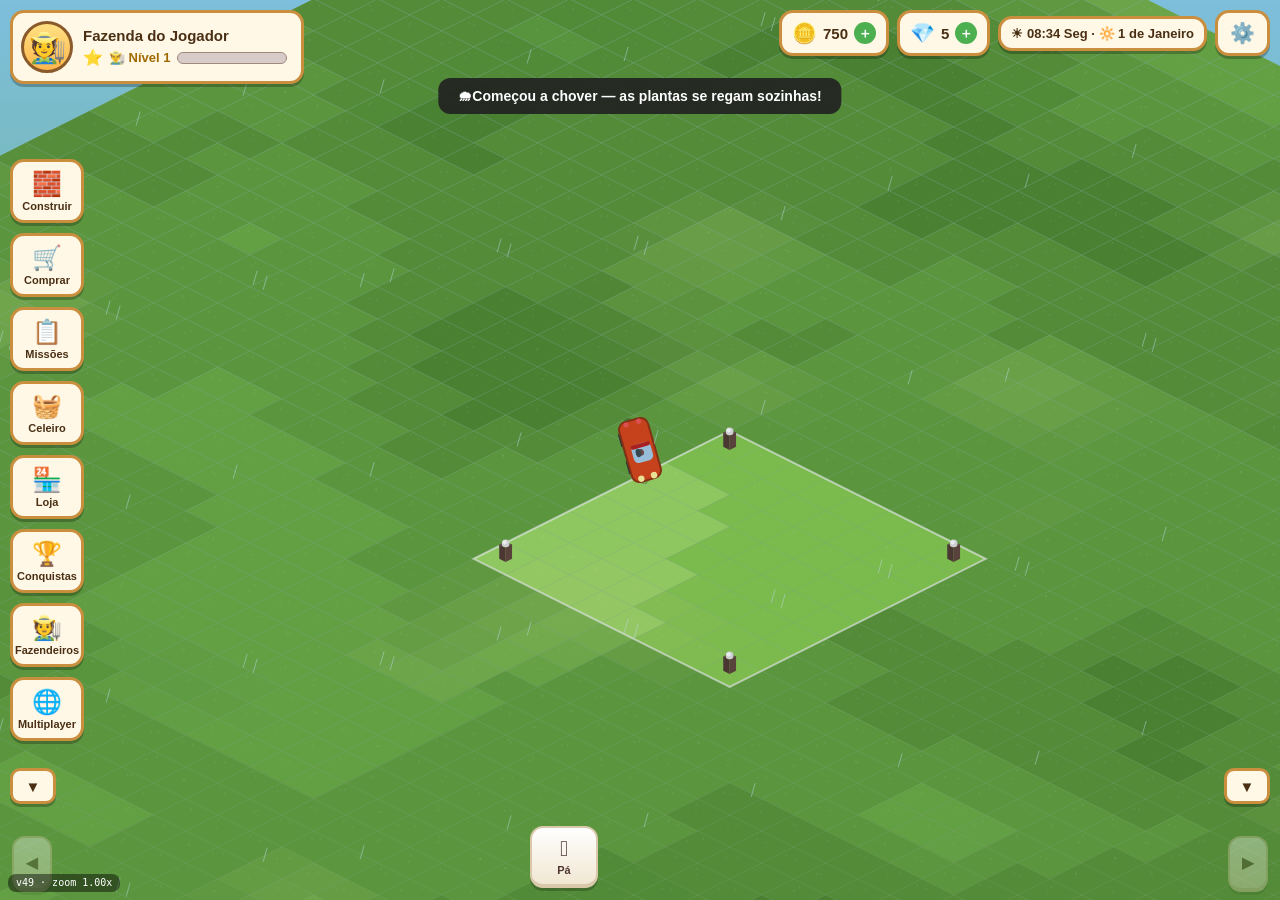
<file: index.html>
<!DOCTYPE html>
<html lang="pt-BR">
<head>
<meta charset="UTF-8">
<meta name="viewport" content="width=device-width, initial-scale=1.0, maximum-scale=1.0, user-scalable=no, viewport-fit=cover">
<title>Fazenda 3D — Simulador Isométrico</title>
<meta name="theme-color" content="#5da03f">
<meta name="mobile-web-app-capable" content="yes">
<meta name="apple-mobile-web-app-capable" content="yes">
<meta name="apple-mobile-web-app-status-bar-style" content="black-translucent">
<link rel="manifest" href="manifest.json">
<link rel="icon" href="icons/icon-192.png">
<link rel="stylesheet" href="css/style.css?v=49">
</head>
<body>
<canvas id="game-canvas"></canvas>

<!-- ================= HUD SUPERIOR ================= -->
<div id="hud-top">
  <div id="profile-card" class="hud-card">
    <div id="avatar">🧑‍🌾</div>
    <div id="profile-info">
      <div id="farm-name">Fazenda do Jogador</div>
      <div id="level-row">
        <span id="level-star">⭐</span>
        <span id="level-text">Nível 1</span>
        <div id="xp-bar"><div id="xp-fill"></div></div>
      </div>
    </div>
  </div>

  <div id="currencies">
    <div class="currency hud-card" id="coins-card">
      <span class="cur-icon">🪙</span>
      <span id="coins-value">0</span>
      <button id="btn-add-coins" title="Loja de moedas">＋</button>
    </div>
    <div class="currency hud-card" id="gems-card">
      <span class="cur-icon">💎</span>
      <span id="gems-value">0</span>
      <button id="btn-add-gems" title="Loja de diamantes">＋</button>
    </div>
    <div id="day-chip" class="hud-card" title="Relógio e calendário">☀️</div>
    <button id="btn-settings" class="hud-card" title="Configurações">⚙️</button>
  </div>
</div>

<!-- ================= MENU LATERAL ================= -->
<div id="visit-banner" class="hidden"><span id="visit-label">👀 Modo visita</span><button id="btn-leave-visit">🏡 Voltar</button></div>
<div id="side-menu">
  <button class="side-btn" id="btn-build"><span class="side-icon">🧱</span><span class="side-label" data-i18n="build.build">Construir</span></button>
  <button class="side-btn" id="btn-buy"><span class="side-icon">🛒</span><span class="side-label" data-i18n="build.buy">Comprar</span></button>
  <button class="side-btn" data-panel="missions"><span class="side-icon">📋</span><span class="side-label" data-i18n="menu.missions">Missões</span></button>
  <button class="side-btn" data-panel="barn"><span class="side-icon">🧺</span><span class="side-label" data-i18n="menu.barn">Celeiro</span></button>
  <button class="side-btn" data-panel="shop"><span class="side-icon">🏪</span><span class="side-label" data-i18n="menu.shop">Loja</span></button>
  <button class="side-btn" data-panel="achievements"><span class="side-icon">🏆</span><span class="side-label" data-i18n="menu.achievements">Conquistas</span></button>
  <button class="side-btn" data-panel="farmers"><span class="side-icon">🧑‍🌾</span><span class="side-label" data-i18n="menu.farmers">Fazendeiros</span></button>
  <button class="side-btn" data-panel="multiplayer"><span class="side-icon">🌐</span><span class="side-label" data-i18n="menu.multiplayer">Multiplayer</span></button>
</div>

<!-- ================= BARRA DE CONSTRUÇÃO (INFERIOR) ================= -->
<div id="build-bar">
  <button class="build-btn" id="btn-shovel"><span class="build-icon">🪏</span><span class="build-label" data-i18n="build.shovel">Pá</span></button>
  <button class="build-btn hidden" id="btn-till"><span class="build-icon">⛏️</span><span class="build-label" data-i18n="build.till">Arar</span></button>
  <button class="build-btn hidden" id="btn-plant"><span class="build-icon">🌱</span><span class="build-label" data-i18n="build.plant">Plantar</span></button>
  <button class="build-btn hidden" id="btn-plantall"><span class="build-icon">🌾</span><span class="build-label" data-i18n="build.plantAll">Plantar Tudo</span></button>
  <button class="build-btn hidden" id="btn-fert"><span class="build-icon">💩</span><span class="build-label" data-i18n="build.fert">Fertilizar</span></button>
  <button class="build-btn hidden" id="btn-water"><span class="build-icon">💧</span><span class="build-label" data-i18n="build.water">Regar</span></button>
  <button class="build-btn hidden" id="btn-harvestall"><span class="build-icon">🧺</span><span class="build-label" data-i18n="build.harvestAll">Colher Tudo</span></button>
  <button class="build-btn hidden" id="btn-collectall"><span class="build-icon">🥚</span><span class="build-label" data-i18n="build.collectAll">Recolher</span></button>
  <button class="build-btn hidden" id="btn-pen"><span class="build-icon">🚧</span><span class="build-label" data-i18n="build.pen">Curral</span></button>
  <button class="build-btn hidden" id="btn-plot"><span class="build-icon">🟫</span><span class="build-label" data-i18n="build.plot">Lote</span></button>
  <button class="build-btn hidden" id="btn-dog"><span class="build-icon">🐕</span><span class="build-label" data-i18n="build.dog">Cachorro</span></button>
  <button class="build-btn hidden" id="btn-tractor"><span class="build-icon">🚜</span><span class="build-label" data-i18n="build.tractor">Trator</span></button>
  <button class="build-btn hidden" id="btn-fish"><span class="build-icon">🎣</span><span class="build-label" data-i18n="build.fish">Pescar</span></button>
</div>

<!-- Setas de navegacao da barra de ferramentas (3 visiveis por vez) -->
<button class="bar-arrow" id="bar-arrow-left" aria-label="Ferramentas anteriores">◀</button>
<button class="bar-arrow" id="bar-arrow-right" aria-label="Próximas ferramentas">▶</button>

<!-- Botões de minimizar as colunas de ferramentas -->
<button id="btn-collapse-left" class="collapse-btn" title="Minimizar menus"><span class="collapse-arrow">▼</span></button>
<button id="btn-collapse-right" class="collapse-btn" title="Minimizar ferramentas"><span class="collapse-arrow">▼</span></button>

<!-- Diagnostico: versao + zoom ao vivo -->
<div id="debug-badge">v49</div>

<!-- Barra de sementes (modo plantar) -->
<div id="seed-bar" class="hidden"></div>

<!-- Barra de confirmação flutuante (construir / mover / girar) -->
<div id="confirm-bar" class="hidden">
  <span id="confirm-info"></span>
  <button id="confirm-ok" class="btn-ok">✓ Confirmar</button>
  <button id="confirm-cancel" class="btn-cancel">✕ Cancelar</button>
</div>

<!-- Menu de contexto em volta da construcao selecionada -->
<div id="bctx" style="display:none">
  <button class="bctx-btn" id="bctx-move" title="Mover">&#x1F590;&#xFE0F;</button>
  <button class="bctx-btn" id="bctx-rotate" title="Girar">&#x21BB;</button>
  <button class="bctx-btn" id="bctx-panel" title="Gerenciar">&#x1F4CA;</button>
  <button class="bctx-btn" id="bctx-remove" title="Remover">&#x2716;&#xFE0F;</button>
</div>

<!-- Toast de avisos -->
<div id="toast" class="hidden"></div>

<!-- ================= PAINÉIS MODAIS ================= -->
<div id="modal-overlay" class="hidden">
  <div id="modal">
    <div id="modal-header">
      <span id="modal-title">Título</span>
      <button id="modal-close">✕</button>
    </div>
    <div id="modal-body"></div>
  </div>
</div>

<!-- Diálogo de confirmação (remover etc.) -->
<div id="dialog-overlay" class="hidden">
  <div id="dialog">
    <div id="dialog-text"></div>
    <div id="dialog-buttons">
      <button id="dialog-cancel" class="btn-cancel" data-i18n="dialog.cancel">Cancelar</button>
      <button id="dialog-ok" class="btn-ok" data-i18n="dialog.ok">Confirmar</button>
    </div>
  </div>
</div>

<script src="js/data.js?v=49"></script>
<script src="js/iso.js?v=49"></script>
<script src="js/game.js?v=49"></script>
<script src="js/render.js?v=49"></script>
<script src="js/animals.js?v=49"></script>
<script src="js/farmers.js?v=49"></script>
<script src="js/ui.js?v=49"></script>
<script src="js/multiplayer.js?v=49"></script>
<script src="js/main.js?v=49"></script>
</body>
</html>
</file>
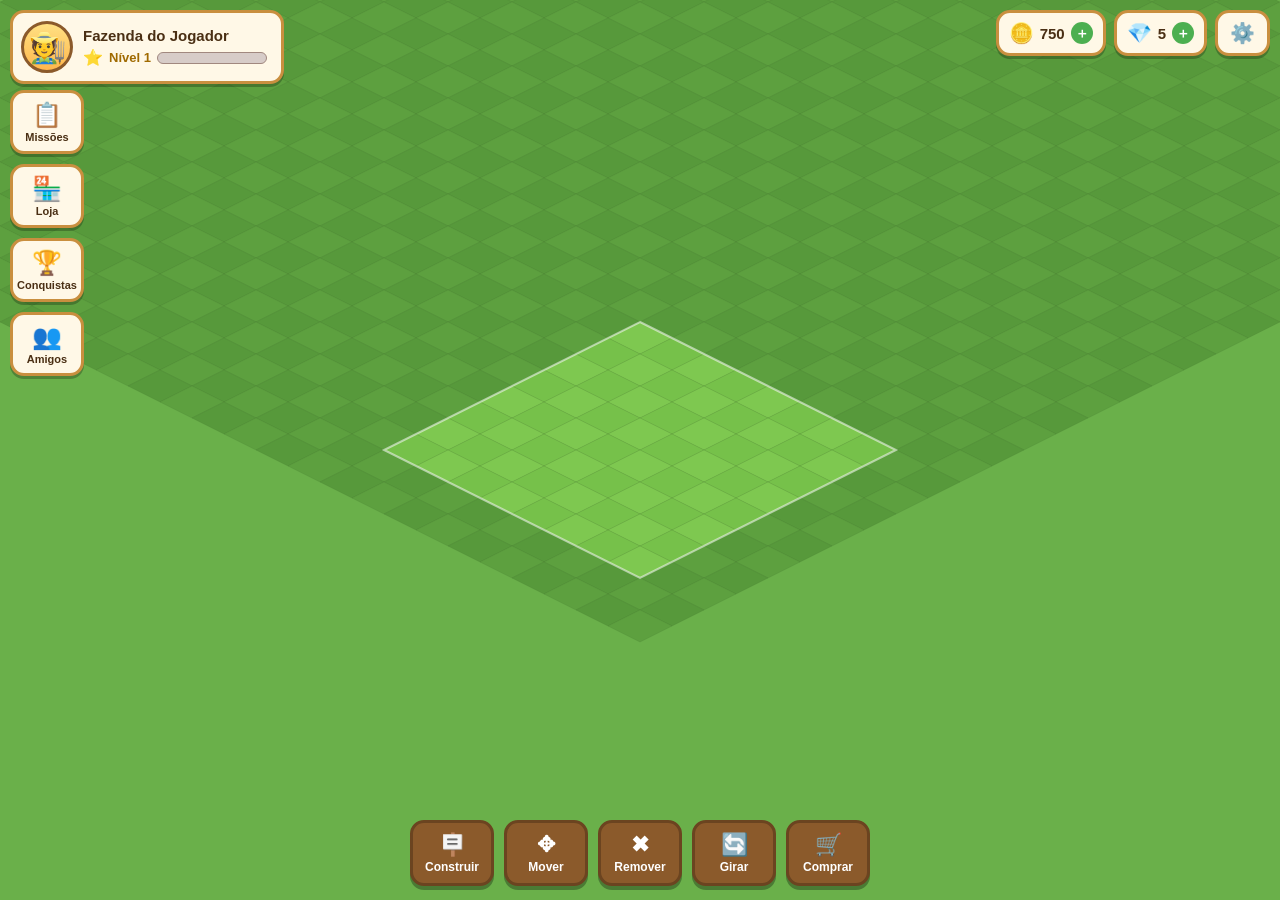
<file: fazenda-3d/fazenda-3d-standalone.html>
<!DOCTYPE html>
<html lang="pt-BR">
<head>
<meta charset="UTF-8">
<meta name="viewport" content="width=device-width, initial-scale=1.0, maximum-scale=1.0, user-scalable=no">
<title>Fazenda 3D — Simulador Isométrico</title>
<style>
/* ================= FAZENDA 3D — ESTILOS ================= */
:root {
  --wood: #8b5a2b;
  --wood-dark: #6b4420;
  --panel: #fff8e7;
  --panel-border: #c98f3f;
  --green: #4caf50;
  --green-dark: #2e7d32;
  --red: #e53935;
  --blue: #2196f3;
  --text: #4a2f14;
  --gold: #ffc107;
}

* { margin: 0; padding: 0; box-sizing: border-box; -webkit-tap-highlight-color: transparent; }

html, body {
  width: 100%; height: 100%;
  overflow: hidden;
  overscroll-behavior: none;
  font-family: 'Trebuchet MS', 'Segoe UI', sans-serif;
  background: #7ec850;
  user-select: none;
}

#game-canvas {
  position: absolute; inset: 0; width: 100%; height: 100%;
  display: block; cursor: grab;
  touch-action: none;
}
#game-canvas.dragging { cursor: grabbing; }
#game-canvas.mode-build, #game-canvas.mode-move { cursor: crosshair; }
#game-canvas.mode-remove { cursor: not-allowed; }
#game-canvas.mode-rotate { cursor: pointer; }

.hidden { display: none !important; }

/* ---------- HUD superior ---------- */
#hud-top {
  position: absolute; top: 10px; left: 10px; right: 10px;
  display: flex; justify-content: space-between; align-items: flex-start;
  pointer-events: none; z-index: 20;
}
#hud-top > * { pointer-events: auto; }

.hud-card {
  background: var(--panel);
  border: 3px solid var(--panel-border);
  border-radius: 14px;
  box-shadow: 0 3px 0 rgba(0,0,0,.25);
  color: var(--text);
}

#profile-card { display: flex; align-items: center; gap: 10px; padding: 8px 14px 8px 8px; }
#avatar {
  width: 52px; height: 52px; border-radius: 50%;
  background: linear-gradient(180deg, #ffe082, #ffb74d);
  border: 3px solid var(--wood);
  display: flex; align-items: center; justify-content: center;
  font-size: 30px;
}
#farm-name { font-weight: bold; font-size: 15px; }
#level-row { display: flex; align-items: center; gap: 6px; margin-top: 4px; }
#level-star { font-size: 16px; }
#level-text { font-size: 13px; font-weight: bold; color: #a06a00; }
#xp-bar {
  width: 110px; height: 12px; background: #d7ccc8;
  border-radius: 6px; overflow: hidden; border: 1px solid #a1887f;
}
#xp-fill { height: 100%; width: 0%; background: linear-gradient(90deg, #66bb6a, #43a047); transition: width .3s; }

#currencies { display: flex; gap: 8px; align-items: center; }
.currency { display: flex; align-items: center; gap: 6px; padding: 8px 10px; font-weight: bold; font-size: 15px; }
.cur-icon { font-size: 20px; }
.currency button {
  width: 22px; height: 22px; border: none; border-radius: 50%;
  background: var(--green); color: #fff; font-weight: bold; cursor: pointer;
  font-size: 14px; line-height: 1;
}
.currency button:hover { background: var(--green-dark); }
#btn-settings { padding: 8px 12px; font-size: 20px; cursor: pointer; }

/* ---------- Menu lateral ---------- */
#side-menu {
  position: absolute; left: 10px; top: 90px;
  display: flex; flex-direction: column; gap: 10px; z-index: 15;
}
.side-btn {
  display: flex; flex-direction: column; align-items: center; gap: 2px;
  width: 74px; padding: 8px 4px;
  background: var(--panel);
  border: 3px solid var(--panel-border); border-radius: 14px;
  box-shadow: 0 3px 0 rgba(0,0,0,.25);
  color: var(--text); font-weight: bold; font-size: 11px;
  cursor: pointer;
}
.side-btn:hover { transform: translateX(2px); }
.side-btn.active { background: #ffe0b2; border-color: var(--wood); }
.side-icon { font-size: 24px; }

/* ---------- Barra de construção ---------- */
#build-bar {
  position: absolute; bottom: 14px; left: 50%; transform: translateX(-50%);
  display: flex; gap: 10px; z-index: 15;
}
.build-btn {
  display: flex; flex-direction: column; align-items: center; gap: 2px;
  width: 84px; padding: 9px 4px;
  background: var(--wood); color: #fff;
  border: 3px solid var(--wood-dark); border-radius: 14px;
  box-shadow: 0 4px 0 rgba(0,0,0,.3);
  font-weight: bold; font-size: 12px; cursor: pointer;
}
.build-btn:hover { filter: brightness(1.1); }
.build-btn.active { background: var(--green); border-color: var(--green-dark); }
.build-icon { font-size: 22px; }

/* ---------- Barra de confirmação ---------- */
#confirm-bar {
  position: absolute; bottom: 110px; left: 50%; transform: translateX(-50%);
  display: flex; align-items: center; gap: 10px;
  background: var(--panel); border: 3px solid var(--panel-border);
  border-radius: 14px; padding: 8px 14px;
  z-index: 18; box-shadow: 0 4px 0 rgba(0,0,0,.3);
  color: var(--text); font-weight: bold;
}
.btn-ok {
  background: var(--green); color: #fff; border: none;
  padding: 8px 16px; border-radius: 10px; font-weight: bold; cursor: pointer; font-size: 14px;
}
.btn-ok:hover { background: var(--green-dark); }
.btn-cancel {
  background: #b0bec5; color: #263238; border: none;
  padding: 8px 16px; border-radius: 10px; font-weight: bold; cursor: pointer; font-size: 14px;
}
.btn-cancel:hover { background: #90a4ae; }

/* ---------- Toast ---------- */
#toast {
  position: absolute; top: 78px; left: 50%; transform: translateX(-50%);
  background: rgba(33,33,33,.9); color: #fff;
  padding: 10px 20px; border-radius: 12px; font-weight: bold; font-size: 14px;
  z-index: 40; pointer-events: none; transition: opacity .3s;
}

/* ---------- Modais ---------- */
#modal-overlay, #dialog-overlay {
  position: absolute; inset: 0; z-index: 50;
  background: rgba(0,0,0,.45);
  display: flex; align-items: center; justify-content: center;
}
#modal {
  width: min(680px, 94vw); max-height: 82vh;
  background: var(--panel); border: 4px solid var(--panel-border);
  border-radius: 18px; display: flex; flex-direction: column;
  box-shadow: 0 8px 0 rgba(0,0,0,.3);
}
#modal-header {
  display: flex; justify-content: space-between; align-items: center;
  padding: 12px 16px; border-bottom: 3px solid var(--panel-border);
}
#modal-title { font-size: 20px; font-weight: bold; color: var(--text); }
#modal-close {
  background: var(--red); color: #fff; border: none;
  width: 30px; height: 30px; border-radius: 50%; cursor: pointer; font-weight: bold;
}
#modal-body { padding: 14px; overflow-y: auto; color: var(--text); }

.shop-tabs { display: flex; gap: 8px; flex-wrap: wrap; margin-bottom: 12px; }
.shop-tab {
  padding: 7px 14px; border-radius: 10px; border: 2px solid var(--panel-border);
  background: #fff; font-weight: bold; cursor: pointer; font-size: 13px;
}
.shop-tab.active { background: var(--wood); color: #fff; }

.shop-grid { display: grid; grid-template-columns: repeat(auto-fill, minmax(190px, 1fr)); gap: 10px; }
.shop-item {
  background: #fff; border: 2px solid var(--panel-border); border-radius: 12px;
  padding: 10px; display: flex; flex-direction: column; gap: 6px; align-items: center;
}
.shop-item-icon { font-size: 34px; }
.shop-item-name { font-weight: bold; font-size: 14px; }
.shop-item-size { font-size: 11px; color: #795548; }
.shop-item-price { font-weight: bold; color: #a06a00; }
.shop-item-locked { font-size: 11px; color: var(--red); font-weight: bold; }
.shop-buy-btn {
  background: var(--green); color: #fff; border: none; border-radius: 8px;
  padding: 7px 16px; font-weight: bold; cursor: pointer; font-size: 13px;
}
.shop-buy-btn:disabled { background: #b0bec5; cursor: not-allowed; }
.shop-buy-btn:not(:disabled):hover { background: var(--green-dark); }

.mission-item, .achievement-item {
  background: #fff; border: 2px solid var(--panel-border); border-radius: 12px;
  padding: 10px 14px; margin-bottom: 8px; display: flex; justify-content: space-between; align-items: center; gap: 10px;
}
.mission-info, .achievement-info { flex: 1; }
.mission-title, .achievement-title { font-weight: bold; font-size: 14px; }
.mission-desc, .achievement-desc { font-size: 12px; color: #6d4c41; }
.mission-progress { font-size: 12px; font-weight: bold; color: var(--blue); margin-top: 2px; }
.mission-reward, .achievement-reward { font-size: 13px; font-weight: bold; color: #a06a00; white-space: nowrap; }
.mission-done .mission-title { color: var(--green-dark); }
.achievement-done { border-color: var(--gold); background: #fffde7; }

.settings-row {
  display: flex; justify-content: space-between; align-items: center;
  padding: 10px 4px; border-bottom: 1px solid #e0d5c0; font-weight: bold;
}
.settings-row select, .settings-row input[type=range] { cursor: pointer; }
.settings-btn {
  width: 100%; margin-top: 12px; padding: 10px;
  border: none; border-radius: 10px; font-weight: bold; cursor: pointer; font-size: 14px;
}

.friends-placeholder { text-align: center; padding: 30px 10px; color: #6d4c41; font-size: 14px; }

/* ---------- Diálogo ---------- */
#dialog {
  width: min(400px, 90vw);
  background: var(--panel); border: 4px solid var(--panel-border);
  border-radius: 16px; padding: 20px; text-align: center;
  box-shadow: 0 8px 0 rgba(0,0,0,.3);
}
#dialog-text { color: var(--text); font-weight: bold; font-size: 15px; margin-bottom: 16px; }
#dialog-buttons { display: flex; gap: 10px; justify-content: center; }

/* ---------- Responsivo ---------- */
@media (max-width: 640px) {
  #farm-name { font-size: 12px; }
  #xp-bar { width: 70px; }
  #avatar { width: 42px; height: 42px; font-size: 24px; }
  .side-btn { width: 58px; font-size: 9px; }
  .side-icon { font-size: 19px; }
  .build-btn { width: 62px; font-size: 10px; padding: 7px 2px; }
  .build-icon { font-size: 18px; }
  .currency { font-size: 13px; padding: 6px 8px; }
  #side-menu { top: 78px; }
  #confirm-bar {
    bottom: 96px; max-width: 94vw;
    flex-wrap: wrap; justify-content: center;
    font-size: 13px;
  }
  #modal { max-height: 88vh; }
}

</style>
</head>
<body>
<canvas id="game-canvas"></canvas>

<!-- ================= HUD SUPERIOR ================= -->
<div id="hud-top">
  <div id="profile-card" class="hud-card">
    <div id="avatar">🧑‍🌾</div>
    <div id="profile-info">
      <div id="farm-name">Fazenda do Jogador</div>
      <div id="level-row">
        <span id="level-star">⭐</span>
        <span id="level-text">Nível 1</span>
        <div id="xp-bar"><div id="xp-fill"></div></div>
      </div>
    </div>
  </div>

  <div id="currencies">
    <div class="currency hud-card" id="coins-card">
      <span class="cur-icon">🪙</span>
      <span id="coins-value">0</span>
      <button id="btn-add-coins" title="Loja de moedas">＋</button>
    </div>
    <div class="currency hud-card" id="gems-card">
      <span class="cur-icon">💎</span>
      <span id="gems-value">0</span>
      <button id="btn-add-gems" title="Loja de diamantes">＋</button>
    </div>
    <button id="btn-settings" class="hud-card" title="Configurações">⚙️</button>
  </div>
</div>

<!-- ================= MENU LATERAL ================= -->
<div id="side-menu">
  <button class="side-btn" data-panel="missions"><span class="side-icon">📋</span><span class="side-label" data-i18n="menu.missions">Missões</span></button>
  <button class="side-btn" data-panel="shop"><span class="side-icon">🏪</span><span class="side-label" data-i18n="menu.shop">Loja</span></button>
  <button class="side-btn" data-panel="achievements"><span class="side-icon">🏆</span><span class="side-label" data-i18n="menu.achievements">Conquistas</span></button>
  <button class="side-btn" data-panel="friends"><span class="side-icon">👥</span><span class="side-label" data-i18n="menu.friends">Amigos</span></button>
</div>

<!-- ================= BARRA DE CONSTRUÇÃO (INFERIOR) ================= -->
<div id="build-bar">
  <button class="build-btn" id="btn-build"><span class="build-icon">🪧</span><span class="build-label" data-i18n="build.build">Construir</span></button>
  <button class="build-btn" id="btn-move"><span class="build-icon">✥</span><span class="build-label" data-i18n="build.move">Mover</span></button>
  <button class="build-btn" id="btn-remove"><span class="build-icon">✖</span><span class="build-label" data-i18n="build.remove">Remover</span></button>
  <button class="build-btn" id="btn-rotate"><span class="build-icon">🔄</span><span class="build-label" data-i18n="build.rotate">Girar</span></button>
  <button class="build-btn" id="btn-buy"><span class="build-icon">🛒</span><span class="build-label" data-i18n="build.buy">Comprar</span></button>
</div>

<!-- Barra de confirmação flutuante (construir / mover / girar) -->
<div id="confirm-bar" class="hidden">
  <span id="confirm-info"></span>
  <button id="confirm-ok" class="btn-ok">✓ Confirmar</button>
  <button id="confirm-cancel" class="btn-cancel">✕ Cancelar</button>
</div>

<!-- Toast de avisos -->
<div id="toast" class="hidden"></div>

<!-- ================= PAINÉIS MODAIS ================= -->
<div id="modal-overlay" class="hidden">
  <div id="modal">
    <div id="modal-header">
      <span id="modal-title">Título</span>
      <button id="modal-close">✕</button>
    </div>
    <div id="modal-body"></div>
  </div>
</div>

<!-- Diálogo de confirmação (remover etc.) -->
<div id="dialog-overlay" class="hidden">
  <div id="dialog">
    <div id="dialog-text"></div>
    <div id="dialog-buttons">
      <button id="dialog-cancel" class="btn-cancel" data-i18n="dialog.cancel">Cancelar</button>
      <button id="dialog-ok" class="btn-ok" data-i18n="dialog.ok">Confirmar</button>
    </div>
  </div>
</div>

<script>
/* ================= FAZENDA 3D — DADOS DO JOGO =================
   Catálogo de construções, missões e conquistas.
   Cada construção define: id, nome, ícone, preço, tamanho (w×d em tiles),
   nível necessário, categoria e se pode ser girada. */

const BUILDINGS = {
  house: {
    id: 'house', name: 'Casa Principal', icon: '🏠',
    price: 500, w: 3, d: 3, level: 1, category: 'construcoes',
    desc: 'Centro administrativo da fazenda.',
    refund: 0.5
  },
  barn: {
    id: 'barn', name: 'Celeiro', icon: '🏚️',
    price: 400, w: 3, d: 3, level: 1, category: 'construcoes',
    desc: 'Armazena produtos agrícolas.',
    refund: 0.5
  },
  stable: {
    id: 'stable', name: 'Estábulo', icon: '🐴',
    price: 300, w: 2, d: 2, level: 1, category: 'construcoes',
    desc: 'Abriga vacas e produz leite (fase 2).',
    refund: 0.5
  },
  coop: {
    id: 'coop', name: 'Galinheiro', icon: '🐔',
    price: 250, w: 2, d: 2, level: 1, category: 'construcoes',
    desc: 'Abriga galinhas e produz ovos (fase 2).',
    refund: 0.5
  },
  well: {
    id: 'well', name: 'Poço', icon: '🪣',
    price: 150, w: 1, d: 1, level: 1, category: 'construcoes',
    desc: 'Fornece água para irrigação (fase 2).',
    refund: 0.5
  },
  stall: {
    id: 'stall', name: 'Barraca de Vendas', icon: '🎪',
    price: 200, w: 2, d: 1, level: 1, category: 'construcoes',
    desc: 'Ponto de comercialização de produtos (fase 3).',
    refund: 0.5
  },
  fence: {
    id: 'fence', name: 'Cerca', icon: '🚧',
    price: 10, w: 1, d: 1, level: 1, category: 'cercas',
    desc: 'Delimita áreas e currais.',
    refund: 0.5
  },
  tree: {
    id: 'tree', name: 'Árvore', icon: '🌳',
    price: 50, w: 1, d: 1, level: 1, category: 'arvores',
    desc: 'Decoração natural da fazenda.',
    refund: 0.5
  },
  flowers: {
    id: 'flowers', name: 'Canteiro de Flores', icon: '🌷',
    price: 30, w: 1, d: 1, level: 1, category: 'decoracoes',
    desc: 'Enfeita os caminhos da fazenda.',
    refund: 0.5
  },
  path: {
    id: 'path', name: 'Trilha de Pedra', icon: '🪨',
    price: 15, w: 1, d: 1, level: 1, category: 'decoracoes',
    desc: 'Caminho decorativo de pedras.',
    refund: 0.5
  }
};

const SHOP_CATEGORIES = [
  { id: 'construcoes', name: 'Construções' },
  { id: 'decoracoes', name: 'Decorações' },
  { id: 'cercas', name: 'Cercas' },
  { id: 'arvores', name: 'Árvores' }
];

/* Missões iniciais — progresso rastreado por contadores do jogo. */
const MISSIONS = [
  { id: 'm_house', title: 'Lar doce lar', desc: 'Construa a Casa Principal.',
    stat: 'built_house', target: 1, rewardCoins: 100, rewardXp: 50 },
  { id: 'm_well', title: 'Água na torneira', desc: 'Construa um Poço.',
    stat: 'built_well', target: 1, rewardCoins: 80, rewardXp: 40 },
  { id: 'm_fence', title: 'Cercando o sítio', desc: 'Posicione 10 Cercas.',
    stat: 'built_fence', target: 10, rewardCoins: 120, rewardXp: 60 },
  { id: 'm_tree', title: 'Pegada verde', desc: 'Plante 3 Árvores.',
    stat: 'built_tree', target: 3, rewardCoins: 90, rewardXp: 45 },
  { id: 'm_any', title: 'Em obras', desc: 'Construa 5 estruturas quaisquer.',
    stat: 'built_any', target: 5, rewardCoins: 150, rewardXp: 75 },
  { id: 'm_land', title: 'Território', desc: 'Compre 1 expansão de terreno.',
    stat: 'land_expansions', target: 1, rewardCoins: 200, rewardXp: 100 }
];

/* Conquistas de longo prazo. */
const ACHIEVEMENTS = [
  { id: 'a_first', title: 'Primeira construção', desc: 'Construa sua primeira estrutura.',
    stat: 'built_any', target: 1, rewardCoins: 50 },
  { id: 'a_five', title: 'Constructor', desc: 'Construa 5 estruturas.',
    stat: 'built_any', target: 5, rewardCoins: 150 },
  { id: 'a_ten', title: 'Mestre das obras', desc: 'Construa 10 estruturas.',
    stat: 'built_any', target: 10, rewardCoins: 300 },
  { id: 'a_rich', title: 'Cofrinho cheio', desc: 'Acumule 2.000 moedas.',
    stat: 'peak_coins', target: 2000, rewardCoins: 200 },
  { id: 'a_level5', title: 'Fazendeiro experiente', desc: 'Alcance o nível 5.',
    stat: 'level', target: 5, rewardCoins: 250 },
  { id: 'a_expand', title: 'Expansor', desc: 'Compre 2 expansões de terreno.',
    stat: 'land_expansions', target: 2, rewardCoins: 300 }
];

/* Expansão de terreno: cada compra adiciona um anel de tiles ao redor da área atual. */
const LAND_EXPANSION = {
  basePrice: 250,
  priceGrowth: 1.6,
  maxExpansions: 6
};

/* XP necessário por nível (nível 1 → 100, cresce 50% por nível). */
function xpForLevel(level) {
  return Math.round(100 * Math.pow(1.5, level - 1));
}

</script>
<script>
/* ================= FAZENDA 3D — PROJEÇÃO ISOMÉTRICA E PRIMITIVAS DE DESENHO ================= */

const TILE_W = 64;   // largura do losango em px (zoom 1)
const TILE_H = 32;   // altura do losango em px
const TILE_Z = 28;   // altura de 1 unidade "z" em px

/* Converte coordenadas de grade (podem ser fracionárias) + altura em coords de mundo. */
function projectPoint(gx, gy, gz) {
  return {
    x: (gx - gy) * (TILE_W / 2),
    y: (gx + gy) * (TILE_H / 2) - gz * TILE_Z
  };
}

/* Converte coords de tela (mundo, sem câmera) para grade (inteiro do tile). */
function screenToGrid(wx, wy) {
  const a = wx / (TILE_W / 2);
  const b = wy / (TILE_H / 2);
  const gx = (b + a) / 2;
  const gy = (b - a) / 2;
  return { gx: Math.floor(gx), gy: Math.floor(gy) };
}

/* Aplica câmera: mundo → tela. */
function worldToScreen(cam, wx, wy, canvasW, canvasH) {
  return {
    x: (wx - cam.x) * cam.zoom + canvasW / 2,
    y: (wy - cam.y) * cam.zoom + canvasH / 2
  };
}

/* Tela → mundo (sem câmera). */
function screenToWorld(cam, sx, sy, canvasW, canvasH) {
  return {
    x: (sx - canvasW / 2) / cam.zoom + cam.x,
    y: (sy - canvasH / 2) / cam.zoom + cam.y
  };
}

/* ---------- Primitivas de desenho ---------- */

function shadeColor(hex, factor) {
  const n = parseInt(hex.slice(1), 16);
  let r = (n >> 16) & 255, g = (n >> 8) & 255, b = n & 255;
  r = Math.min(255, Math.max(0, Math.round(r * factor)));
  g = Math.min(255, Math.max(0, Math.round(g * factor)));
  b = Math.min(255, Math.max(0, Math.round(b * factor)));
  return `rgb(${r},${g},${b})`;
}

/* Desenha um prisma isométrico (caixa) na grade, com faces sombreadas. */
function drawPrism(ctx, cam, cw, ch, gx, gy, w, d, h, color, alpha) {
  if (alpha !== undefined) ctx.globalAlpha = alpha;
  const p = [
    projectPoint(gx, gy, 0), projectPoint(gx + w, gy, 0),
    projectPoint(gx + w, gy + d, 0), projectPoint(gx, gy + d, 0),
    projectPoint(gx, gy, h), projectPoint(gx + w, gy, h),
    projectPoint(gx + w, gy + d, h), projectPoint(gx, gy + d, h)
  ].map(pt => worldToScreen(cam, pt.x, pt.y, cw, ch));

  // face esquerda (gy+d)
  ctx.fillStyle = shadeColor(color, 0.72);
  ctx.beginPath();
  ctx.moveTo(p[3].x, p[3].y); ctx.lineTo(p[2].x, p[2].y);
  ctx.lineTo(p[6].x, p[6].y); ctx.lineTo(p[7].x, p[7].y);
  ctx.closePath(); ctx.fill();

  // face direita (gx+w)
  ctx.fillStyle = shadeColor(color, 0.88);
  ctx.beginPath();
  ctx.moveTo(p[2].x, p[2].y); ctx.lineTo(p[1].x, p[1].y);
  ctx.lineTo(p[5].x, p[5].y); ctx.lineTo(p[6].x, p[6].y);
  ctx.closePath(); ctx.fill();

  // topo
  ctx.fillStyle = color;
  ctx.beginPath();
  ctx.moveTo(p[4].x, p[4].y); ctx.lineTo(p[5].x, p[5].y);
  ctx.lineTo(p[6].x, p[6].y); ctx.lineTo(p[7].x, p[7].y);
  ctx.closePath(); ctx.fill();

  // contorno sutil estilo cartoon
  ctx.strokeStyle = 'rgba(0,0,0,0.18)';
  ctx.lineWidth = 1;
  ctx.beginPath();
  ctx.moveTo(p[4].x, p[4].y); ctx.lineTo(p[5].x, p[5].y);
  ctx.lineTo(p[6].x, p[6].y); ctx.lineTo(p[7].x, p[7].y);
  ctx.closePath(); ctx.stroke();

  if (alpha !== undefined) ctx.globalAlpha = 1;
}

/* Telhado de duas águas (cumeeira ao longo do eixo maior). */
function drawGableRoof(ctx, cam, cw, ch, gx, gy, w, d, baseH, ridgeH, color, axis) {
  const top = shadeColor(color, 1.0);
  const sideL = shadeColor(color, 0.7);
  const sideR = shadeColor(color, 0.85);
  const alongX = axis === 'x';

  let corners, ridgeA, ridgeB;
  if (alongX) {
    corners = [
      projectPoint(gx, gy, baseH), projectPoint(gx + w, gy, baseH),
      projectPoint(gx + w, gy + d, baseH), projectPoint(gx, gy + d, baseH)
    ];
    ridgeA = projectPoint(gx, gy + d / 2, baseH + ridgeH);
    ridgeB = projectPoint(gx + w, gy + d / 2, baseH + ridgeH);
  } else {
    corners = [
      projectPoint(gx, gy, baseH), projectPoint(gx + w, gy, baseH),
      projectPoint(gx + w, gy + d, baseH), projectPoint(gx, gy + d, baseH)
    ];
    ridgeA = projectPoint(gx + w / 2, gy, baseH + ridgeH);
    ridgeB = projectPoint(gx + w / 2, gy + d, baseH + ridgeH);
  }
  const c = corners.map(pt => worldToScreen(cam, pt.x, pt.y, cw, ch));
  const ra = worldToScreen(cam, ridgeA.x, ridgeA.y, cw, ch);
  const rb = worldToScreen(cam, ridgeB.x, ridgeB.y, cw, ch);

  // duas águas
  ctx.fillStyle = sideL;
  ctx.beginPath();
  ctx.moveTo(c[0].x, c[0].y); ctx.lineTo(c[1].x, c[1].y);
  ctx.lineTo(rb.x, rb.y); ctx.lineTo(ra.x, ra.y);
  ctx.closePath(); ctx.fill();

  ctx.fillStyle = sideR;
  ctx.beginPath();
  ctx.moveTo(c[1].x, c[1].y); ctx.lineTo(c[2].x, c[2].y);
  ctx.lineTo(rb.x, rb.y);
  ctx.closePath(); ctx.fill();

  ctx.fillStyle = top;
  ctx.beginPath();
  ctx.moveTo(c[2].x, c[2].y); ctx.lineTo(c[3].x, c[3].y);
  ctx.lineTo(ra.x, ra.y); ctx.lineTo(rb.x, rb.y);
  ctx.closePath(); ctx.fill();

  ctx.fillStyle = sideR;
  ctx.beginPath();
  ctx.moveTo(c[3].x, c[3].y); ctx.lineTo(c[0].x, c[0].y);
  ctx.lineTo(ra.x, ra.y);
  ctx.closePath(); ctx.fill();

  ctx.strokeStyle = 'rgba(0,0,0,0.2)';
  ctx.lineWidth = 1;
  ctx.beginPath();
  ctx.moveTo(ra.x, ra.y); ctx.lineTo(rb.x, rb.y);
  ctx.stroke();
}

/* Losango de tile. */
function tileCorners(cam, cw, ch, gx, gy) {
  return [
    projectPoint(gx, gy, 0), projectPoint(gx + 1, gy, 0),
    projectPoint(gx + 1, gy + 1, 0), projectPoint(gx, gy + 1, 0)
  ].map(pt => worldToScreen(cam, pt.x, pt.y, cw, ch));
}

function drawTileDiamond(ctx, corners, fill, stroke) {
  ctx.beginPath();
  ctx.moveTo(corners[0].x, corners[0].y);
  ctx.lineTo(corners[1].x, corners[1].y);
  ctx.lineTo(corners[2].x, corners[2].y);
  ctx.lineTo(corners[3].x, corners[3].y);
  ctx.closePath();
  if (fill) { ctx.fillStyle = fill; ctx.fill(); }
  if (stroke) { ctx.strokeStyle = stroke; ctx.lineWidth = 1; ctx.stroke(); }
}

/* Círculo "esfera" para copas de árvores. r é dado em unidades de tile. */
function drawSphere(ctx, cam, cw, ch, gx, gy, gz, r, color) {
  const p = projectPoint(gx, gy, gz);
  const s = worldToScreen(cam, p.x, p.y, cw, ch);
  const rr = r * (TILE_W / 2) * cam.zoom;
  ctx.fillStyle = color;
  ctx.beginPath();
  ctx.arc(s.x, s.y, rr, 0, Math.PI * 2);
  ctx.fill();
  ctx.fillStyle = shadeColor(color, 1.18);
  ctx.beginPath();
  ctx.arc(s.x - rr * 0.25, s.y - rr * 0.3, rr * 0.55, 0, Math.PI * 2);
  ctx.fill();
}

</script>
<script>
/* ================= FAZENDA 3D — LÓGICA DO JOGO =================
   Estado, grade de ocupação, economia, XP/nível, missões,
   conquistas e salvamento. */

const GRID_SIZE = 30;
const SAVE_KEY = 'fazenda3d_save_v1';
const START_AREA = { x0: 11, y0: 11, x1: 18, y1: 18 }; // 8x8 inicial

const game = {
  coins: 750,
  gems: 5,
  xp: 0,
  level: 1,
  farmName: 'Fazenda do Jogador',
  ownedArea: { ...START_AREA },
  buildings: [],          // {id, type, gx, gy, rot}
  nextId: 1,
  stats: {},              // contadores p/ missões e conquistas
  missionsClaimed: [],
  achievementsClaimed: [],
  settings: { sound: true, music: false, quality: 'alta', language: 'pt-BR' },
  landExpansions: 0
};

/* ---------- Grade de ocupação ---------- */
const occupancy = new Array(GRID_SIZE * GRID_SIZE).fill(null);

function occIndex(x, y) { return y * GRID_SIZE + x; }

function inOwnedArea(x, y) {
  const a = game.ownedArea;
  return x >= a.x0 && x <= a.x1 && y >= a.y0 && y <= a.y1;
}

function inBounds(x, y) {
  return x >= 0 && y >= 0 && x < GRID_SIZE && y < GRID_SIZE;
}

/* Footprint de um tipo com rotação aplicada (0 ou 1 → 90°). */
function footprintOf(type, rot) {
  const b = BUILDINGS[type];
  return (rot % 2 === 0) ? { w: b.w, d: b.d } : { w: b.d, d: b.w };
}

/* Verifica se um prédio cabe em (gx,gy) com rotação dada.
   ignoreId permite ignorar o próprio prédio (modo mover). */
function canPlace(type, gx, gy, rot, ignoreId) {
  const f = footprintOf(type, rot);
  for (let x = gx; x < gx + f.w; x++) {
    for (let y = gy; y < gy + f.d; y++) {
      if (!inBounds(x, y) || !inOwnedArea(x, y)) return false;
      const occ = occupancy[occIndex(x, y)];
      if (occ && occ.id !== ignoreId) return false;
    }
  }
  return true;
}

function markOccupancy(building, value) {
  const f = footprintOf(building.type, building.rot);
  for (let x = building.gx; x < building.gx + f.w; x++) {
    for (let y = building.gy; y < building.gy + f.d; y++) {
      occupancy[occIndex(x, y)] = value ? building : null;
    }
  }
}

function buildingAt(x, y) {
  if (!inBounds(x, y)) return null;
  return occupancy[occIndex(x, y)];
}

/* ---------- Economia ---------- */
function addCoins(n) {
  game.coins = Math.max(0, game.coins + n);
  game.stats.peak_coins = Math.max(game.stats.peak_coins || 0, game.coins);
  uiDirty.coins = true;
}

function addGems(n) { game.gems = Math.max(0, game.gems + n); uiDirty.gems = true; }

function addXp(n) {
  game.xp += n;
  uiDirty.xp = true;
  while (game.xp >= xpForLevel(game.level)) {
    game.xp -= xpForLevel(game.level);
    game.level++;
    game.stats.level = game.level;
    showToast(t('toast.levelUp', { n: game.level }));
    playSound('level');
  }
}

/* ---------- Construções ---------- */
function placeBuilding(type, gx, gy, rot, free) {
  const def = BUILDINGS[type];
  if (!canPlace(type, gx, gy, rot)) return null;
  if (!free) {
    if (game.coins < def.price) { showToast(t('toast.noCoins')); return null; }
    addCoins(-def.price);
  }
  const building = {
    id: game.nextId++,
    type, gx, gy, rot: rot || 0
  };
  game.buildings.push(building);
  markOccupancy(building, true);

  game.stats.built_any = (game.stats.built_any || 0) + 1;
  game.stats['built_' + type] = (game.stats['built_' + type] || 0) + 1;
  if (!free) addXp(Math.max(5, Math.round(def.price / 10)));
  playSound('place');
  return building;
}

function removeBuilding(id) {
  const idx = game.buildings.findIndex(b => b.id === id);
  if (idx === -1) return null;
  const b = game.buildings[idx];
  markOccupancy(b, false);
  game.buildings.splice(idx, 1);
  const def = BUILDINGS[b.type];
  const refund = Math.floor(def.price * def.refund);
  if (refund > 0) addCoins(refund);
  playSound('remove');
  return { refund, def };
}

function moveBuilding(id, gx, gy, rot) {
  const b = game.buildings.find(b => b.id === id);
  if (!b) return false;
  const newRot = (rot === undefined) ? b.rot : rot;
  if (!canPlace(b.type, gx, gy, newRot, id)) return false;
  markOccupancy(b, false);
  b.gx = gx; b.gy = gy; b.rot = newRot;
  markOccupancy(b, true);
  playSound('place');
  return true;
}

function rotateBuilding(id) {
  const b = game.buildings.find(b => b.id === id);
  if (!b) return false;
  const newRot = (b.rot + 1) % 4;
  if (!canPlace(b.type, b.gx, b.gy, newRot, id)) return false;
  markOccupancy(b, false);
  b.rot = newRot;
  markOccupancy(b, true);
  playSound('rotate');
  return true;
}

/* ---------- Expansão de terreno ---------- */
function expansionPrice() {
  return Math.round(LAND_EXPANSION.basePrice * Math.pow(LAND_EXPANSION.priceGrowth, game.landExpansions));
}

function canExpand() {
  return game.landExpansions < LAND_EXPANSION.maxExpansions;
}

function buyLand() {
  if (!canExpand()) { showToast(t('toast.expandLimit')); return false; }
  const price = expansionPrice();
  if (game.coins < price) { showToast(t('toast.noCoins')); return false; }
  addCoins(-price);
  game.landExpansions++;
  game.stats.land_expansions = game.landExpansions;

  // adiciona um anel de 2 tiles ao redor da área atual
  const a = game.ownedArea;
  const ring = 2;
  a.x0 = Math.max(0, a.x0 - ring);
  a.y0 = Math.max(0, a.y0 - ring);
  a.x1 = Math.min(GRID_SIZE - 1, a.x1 + ring);
  a.y1 = Math.min(GRID_SIZE - 1, a.y1 + ring);

  addXp(60);
  playSound('level');
  showToast(t('toast.landExpanded', { w: a.x1 - a.x0 + 1, h: a.y1 - a.y0 + 1 }));
  return true;
}

/* ---------- Missões e conquistas ---------- */
function missionProgress(m) {
  return Math.min(m.target, game.stats[m.stat] || 0);
}

function claimMission(m) {
  if (game.missionsClaimed.includes(m.id)) return false;
  if (missionProgress(m) < m.target) return false;
  game.missionsClaimed.push(m.id);
  addCoins(m.rewardCoins);
  addXp(m.rewardXp);
  playSound('level');
  showToast(t('toast.missionDone', { c: m.rewardCoins, x: m.rewardXp }));
  return true;
}

function achievementProgress(a) {
  return Math.min(a.target, game.stats[a.stat] || 0);
}

function claimAchievement(a) {
  if (game.achievementsClaimed.includes(a.id)) return false;
  if (achievementProgress(a) < a.target) return false;
  game.achievementsClaimed.push(a.id);
  addCoins(a.rewardCoins);
  playSound('level');
  showToast(t('toast.achievementDone', { c: a.rewardCoins }));
  return true;
}

function autoClaimReady() {
  for (const m of MISSIONS) {
    if (!game.missionsClaimed.includes(m.id) && missionProgress(m) >= m.target) claimMission(m);
  }
  for (const a of ACHIEVEMENTS) {
    if (!game.achievementsClaimed.includes(a.id) && achievementProgress(a) >= a.target) claimAchievement(a);
  }
}

/* ---------- Salvamento ---------- */
function saveGame(showToastMsg) {
  try {
    const data = {
      coins: game.coins, gems: game.gems, xp: game.xp, level: game.level,
      farmName: game.farmName, ownedArea: game.ownedArea,
      buildings: game.buildings, nextId: game.nextId,
      stats: game.stats, missionsClaimed: game.missionsClaimed,
      achievementsClaimed: game.achievementsClaimed,
      settings: game.settings, landExpansions: game.landExpansions
    };
    localStorage.setItem(SAVE_KEY, JSON.stringify(data));
    if (showToastMsg) showToast(t('toast.saved'));
    return true;
  } catch (e) {
    console.error('Falha ao salvar', e);
    return false;
  }
}

function loadGame() {
  try {
    const raw = localStorage.getItem(SAVE_KEY);
    if (!raw) return false;
    const data = JSON.parse(raw);
    Object.assign(game, {
      coins: data.coins ?? 750, gems: data.gems ?? 5,
      xp: data.xp ?? 0, level: data.level ?? 1,
      farmName: data.farmName ?? 'Fazenda do Jogador',
      ownedArea: data.ownedArea ?? { ...START_AREA },
      buildings: data.buildings ?? [], nextId: data.nextId ?? 1,
      stats: data.stats ?? {}, missionsClaimed: data.missionsClaimed ?? [],
      achievementsClaimed: data.achievementsClaimed ?? [],
      settings: { ...game.settings, ...(data.settings ?? {}) },
      landExpansions: data.landExpansions ?? 0
    });
    game.stats.level = game.level;
    game.stats.peak_coins = Math.max(game.stats.peak_coins || 0, game.coins);
    occupancy.fill(null);
    for (const b of game.buildings) markOccupancy(b, true);
    return true;
  } catch (e) {
    console.error('Falha ao carregar', e);
    return false;
  }
}

function resetGame() {
  localStorage.removeItem(SAVE_KEY);
  location.reload();
}

</script>
<script>
/* ================= FAZENDA 3D — RENDERIZAÇÃO =================
   Desenha terreno, construções, prévia fantasma e destaques. */

const COLORS = {
  grassOwned: '#7ec850',
  grassOwnedAlt: '#76c14a',
  grassLocked: '#5da03f',
  grassLockedAlt: '#57993b',
  dirt: '#c8a061',
  water: '#4fc3f7',
  stone: '#9e9e9e'
};

function render(ctx, cam, cw, ch, state) {
  ctx.clearRect(0, 0, cw, ch);
  ctx.fillStyle = '#6ab04a';
  ctx.fillRect(0, 0, cw, ch);

  const view = visibleGridRange(cam, cw, ch);

  drawTerrain(ctx, cam, cw, ch, view);
  drawBuildings(ctx, cam, cw, ch, state);
  if (state.ghost) drawGhost(ctx, cam, cw, ch, state);
  if (state.highlightTile) drawTileHighlight(ctx, cam, cw, ch, state.highlightTile);
}

/* Faixa de grid visível (culling simples). */
function visibleGridRange(cam, cw, ch) {
  const corners = [
    screenToWorld(cam, 0, 0, cw, ch),
    screenToWorld(cam, cw, 0, cw, ch),
    screenToWorld(cam, 0, ch, cw, ch),
    screenToWorld(cam, cw, ch, cw, ch)
  ].map(w => screenToGrid(w.x, w.y));
  return {
    x0: Math.max(0, Math.min(...corners.map(c => c.gx)) - 2),
    y0: Math.max(0, Math.min(...corners.map(c => c.gy)) - 2),
    x1: Math.min(GRID_SIZE, Math.max(...corners.map(c => c.gx)) + 3),
    y1: Math.min(GRID_SIZE, Math.max(...corners.map(c => c.gy)) + 3)
  };
}

function drawTerrain(ctx, cam, cw, ch, view) {
  const a = game.ownedArea;
  for (let x = view.x0; x < view.x1; x++) {
    for (let y = view.y0; y < view.y1; y++) {
      const corners = tileCorners(cam, cw, ch, x, y);
      const owned = inOwnedArea(x, y);
      const alt = (x + y) % 2 === 0;
      let fill = owned
        ? (alt ? COLORS.grassOwned : COLORS.grassOwnedAlt)
        : (alt ? COLORS.grassLocked : COLORS.grassLockedAlt);
      drawTileDiamond(ctx, corners, fill, 'rgba(0,0,0,0.06)');
    }
  }
  // borda da área possuída
  ctx.strokeStyle = 'rgba(255,255,255,0.55)';
  ctx.lineWidth = 2;
  const pA = [
    projectPoint(a.x0, a.y0, 0), projectPoint(a.x1 + 1, a.y0, 0),
    projectPoint(a.x1 + 1, a.y1 + 1, 0), projectPoint(a.x0, a.y1 + 1, 0)
  ].map(pt => worldToScreen(cam, pt.x, pt.y, cw, ch));
  ctx.beginPath();
  ctx.moveTo(pA[0].x, pA[0].y); ctx.lineTo(pA[1].x, pA[1].y);
  ctx.lineTo(pA[2].x, pA[2].y); ctx.lineTo(pA[3].x, pA[3].y);
  ctx.closePath(); ctx.stroke();
}

function drawTileHighlight(ctx, cam, cw, ch, tile) {
  const corners = tileCorners(cam, cw, ch, tile.gx, tile.gy);
  drawTileDiamond(ctx, corners, 'rgba(255,235,59,0.35)', 'rgba(255,235,59,0.9)');
}

/* ---------- Desenho das construções ---------- */
function drawBuildings(ctx, cam, cw, ch, state) {
  const sorted = [...game.buildings].sort((a, b) =>
    (a.gx + a.gy + footprintOf(a.type, a.rot).w + footprintOf(a.type, a.rot).d) -
    (b.gx + b.gy + footprintOf(b.type, b.rot).w + footprintOf(b.type, b.rot).d));

  let selected = null;
  for (const b of sorted) {
    if (state.mode === 'move' && state.moveId === b.id) { selected = b; continue; }
    // no modo girar o fantasma já mostra a rotação; não desenhar a original por cima
    if (state.mode === 'rotate' && state.rotateId === b.id) continue;
    drawBuilding(ctx, cam, cw, ch, b);
  }
  if (selected) drawBuilding(ctx, cam, cw, ch, selected, true);
}

function drawBuilding(ctx, cam, cw, ch, b, selected) {
  const def = BUILDINGS[b.type];
  const f = footprintOf(b.type, b.rot);
  const gx = b.gx, gy = b.gy, w = f.w, d = f.d;
  const q = game.settings.quality;

  if (selected) {
    // destaque de seleção
    const p = [
      projectPoint(gx, gy, 0), projectPoint(gx + w, gy, 0),
      projectPoint(gx + w, gy + d, 0), projectPoint(gx, gy + d, 0)
    ].map(pt => worldToScreen(cam, pt.x, pt.y, cw, ch));
    ctx.fillStyle = 'rgba(255,235,59,0.35)';
    ctx.beginPath();
    ctx.moveTo(p[0].x, p[0].y); ctx.lineTo(p[1].x, p[1].y);
    ctx.lineTo(p[2].x, p[2].y); ctx.lineTo(p[3].x, p[3].y);
    ctx.closePath(); ctx.fill();
  }

  switch (b.type) {
    case 'house':   drawHouse(ctx, cam, cw, ch, gx, gy, w, d, q); break;
    case 'barn':    drawBarn(ctx, cam, cw, ch, gx, gy, w, d, q); break;
    case 'stable':  drawStable(ctx, cam, cw, ch, gx, gy, w, d, q); break;
    case 'coop':    drawCoop(ctx, cam, cw, ch, gx, gy, w, d, q); break;
    case 'well':    drawWell(ctx, cam, cw, ch, gx, gy, q); break;
    case 'stall':   drawStall(ctx, cam, cw, ch, gx, gy, w, d, q); break;
    case 'fence':   drawFence(ctx, cam, cw, ch, gx, gy, b.rot, q); break;
    case 'tree':    drawTree(ctx, cam, cw, ch, gx, gy, q); break;
    case 'flowers': drawFlowers(ctx, cam, cw, ch, gx, gy); break;
    case 'path':    drawPath(ctx, cam, cw, ch, gx, gy); break;
  }
}

/* --- Casa: paredes brancas, telhado vermelho, porta e janelas --- */
function drawHouse(ctx, cam, cw, ch, gx, gy, w, d, q) {
  const wallH = 0.9;
  drawPrism(ctx, cam, cw, ch, gx + 0.15, gy + 0.15, w - 0.3, d - 0.3, wallH, '#f5f0e6');
  drawGableRoof(ctx, cam, cw, ch, gx + 0.05, gy + 0.05, w - 0.1, d - 0.1, wallH, 0.75, '#d84343', 'x');
  // porta (face direita)
  const door = [projectPoint(gx + w - 0.15, gy + d * 0.45, 0), projectPoint(gx + w - 0.15, gy + d * 0.45 + 0.5, 0),
                projectPoint(gx + w - 0.15, gy + d * 0.45 + 0.5, 0.55), projectPoint(gx + w - 0.15, gy + d * 0.45, 0.55)]
    .map(p => worldToScreen(cam, p.x, p.y, cw, ch));
  ctx.fillStyle = '#8b5a2b';
  ctx.beginPath();
  ctx.moveTo(door[0].x, door[0].y); ctx.lineTo(door[1].x, door[1].y);
  ctx.lineTo(door[2].x, door[2].y); ctx.lineTo(door[3].x, door[3].y);
  ctx.closePath(); ctx.fill();
  // janelas (face esquerda)
  ctx.fillStyle = '#7ec8e3';
  for (const wy of [0.2, 0.65]) {
    const win = [projectPoint(gx + w * wy, gy + d - 0.15, 0.35), projectPoint(gx + w * wy + 0.4, gy + d - 0.15, 0.35),
                 projectPoint(gx + w * wy + 0.4, gy + d - 0.15, 0.7), projectPoint(gx + w * wy, gy + d - 0.15, 0.7)]
      .map(p => worldToScreen(cam, p.x, p.y, cw, ch));
    ctx.beginPath();
    ctx.moveTo(win[0].x, win[0].y); ctx.lineTo(win[1].x, win[1].y);
    ctx.lineTo(win[2].x, win[2].y); ctx.lineTo(win[3].x, win[3].y);
    ctx.closePath(); ctx.fill();
  }
}

/* --- Celeiro: vermelho com detalhes brancos --- */
function drawBarn(ctx, cam, cw, ch, gx, gy, w, d, q) {
  drawPrism(ctx, cam, cw, ch, gx + 0.1, gy + 0.1, w - 0.2, d - 0.2, 0.8, '#c62828');
  drawGableRoof(ctx, cam, cw, ch, gx, gy, w, d, 0.8, 0.7, '#8d6e63', 'x');
  // portão branco em X
  const door = [projectPoint(gx + w / 2 - 0.35, gy + d - 0.12, 0), projectPoint(gx + w / 2 + 0.35, gy + d - 0.12, 0),
                projectPoint(gx + w / 2 + 0.35, gy + d - 0.12, 0.6), projectPoint(gx + w / 2 - 0.35, gy + d - 0.12, 0.6)]
    .map(p => worldToScreen(cam, p.x, p.y, cw, ch));
  ctx.fillStyle = '#efebe9';
  ctx.beginPath();
  ctx.moveTo(door[0].x, door[0].y); ctx.lineTo(door[1].x, door[1].y);
  ctx.lineTo(door[2].x, door[2].y); ctx.lineTo(door[3].x, door[3].y);
  ctx.closePath(); ctx.fill();
  ctx.strokeStyle = '#c62828'; ctx.lineWidth = 2;
  ctx.beginPath();
  ctx.moveTo(door[0].x, door[0].y); ctx.lineTo(door[2].x, door[2].y);
  ctx.moveTo(door[1].x, door[1].y); ctx.lineTo(door[3].x, door[3].y);
  ctx.stroke();
}

/* --- Estábulo: marrom com telhado vermelho --- */
function drawStable(ctx, cam, cw, ch, gx, gy, w, d, q) {
  drawPrism(ctx, cam, cw, ch, gx + 0.1, gy + 0.1, w - 0.2, d - 0.2, 0.7, '#a1887f');
  drawGableRoof(ctx, cam, cw, ch, gx, gy, w, d, 0.7, 0.55, '#d84343', 'x');
  // cerca do curral frontal
  drawPrism(ctx, cam, cw, ch, gx + 0.2, gy + d - 0.1, w - 0.4, 0.08, 0.3, '#8d6e63');
}

/* --- Galinheiro: pequeno, marrom com telhado vermelho --- */
function drawCoop(ctx, cam, cw, ch, gx, gy, w, d, q) {
  drawPrism(ctx, cam, cw, ch, gx + 0.15, gy + 0.15, w - 0.3, d - 0.3, 0.55, '#bcaaa4');
  drawGableRoof(ctx, cam, cw, ch, gx + 0.05, gy + 0.05, w - 0.1, d - 0.1, 0.55, 0.45, '#e57373', 'x');
  // rampinha
  drawPrism(ctx, cam, cw, ch, gx + w / 2 - 0.1, gy + d - 0.05, 0.2, 0.3, 0.08, '#8d6e63');
}

/* --- Poço: base de pedra + água animada + suporte --- */
function drawWell(ctx, cam, cw, ch, gx, gy, q) {
  drawPrism(ctx, cam, cw, ch, gx + 0.15, gy + 0.15, 0.7, 0.7, 0.35, '#9e9e9e');
  // água (anima com o tempo)
  const t = performance.now() / 1000;
  const lvl = 0.3 + Math.sin(t * 2) * 0.03;
  const water = [projectPoint(gx + 0.25, gy + 0.25, lvl), projectPoint(gx + 0.75, gy + 0.25, lvl),
                 projectPoint(gx + 0.75, gy + 0.75, lvl), projectPoint(gx + 0.25, gy + 0.75, lvl)]
    .map(p => worldToScreen(cam, p.x, p.y, cw, ch));
  ctx.fillStyle = COLORS.water;
  ctx.beginPath();
  ctx.moveTo(water[0].x, water[0].y); ctx.lineTo(water[1].x, water[1].y);
  ctx.lineTo(water[2].x, water[2].y); ctx.lineTo(water[3].x, water[3].y);
  ctx.closePath(); ctx.fill();
  // estrutura de madeira + telhado
  drawPrism(ctx, cam, cw, ch, gx + 0.2, gy + 0.2, 0.08, 0.08, 0.85, '#6d4c41');
  drawPrism(ctx, cam, cw, ch, gx + 0.72, gy + 0.2, 0.08, 0.08, 0.85, '#6d4c41');
  drawGableRoof(ctx, cam, cw, ch, gx + 0.05, gy + 0.05, 0.9, 0.9, 0.85, 0.3, '#c62828', 'x');
}

/* --- Barraca de vendas: balcão + toldo listrado --- */
function drawStall(ctx, cam, cw, ch, gx, gy, w, d, q) {
  drawPrism(ctx, cam, cw, ch, gx + 0.1, gy + 0.2, w - 0.2, d - 0.35, 0.5, '#d7a86e');
  // pernas do toldo
  drawPrism(ctx, cam, cw, ch, gx + 0.15, gy + 0.15, 0.07, 0.07, 1.0, '#8d6e63');
  drawPrism(ctx, cam, cw, ch, gx + w - 0.22, gy + 0.15, 0.07, 0.07, 1.0, '#8d6e63');
  // toldo listrado
  const stripes = 4;
  for (let i = 0; i < stripes; i++) {
    const x0 = gx + 0.05 + (w - 0.1) * (i / stripes);
    const x1 = gx + 0.05 + (w - 0.1) * ((i + 1) / stripes);
    const c = i % 2 === 0 ? '#e53935' : '#ffffff';
    const quad = [projectPoint(x0, gy + 0.05, 1.0), projectPoint(x1, gy + 0.05, 1.0),
                  projectPoint(x1, gy + d - 0.05, 0.85), projectPoint(x0, gy + d - 0.05, 0.85)]
      .map(p => worldToScreen(cam, p.x, p.y, cw, ch));
    ctx.fillStyle = c;
    ctx.beginPath();
    ctx.moveTo(quad[0].x, quad[0].y); ctx.lineTo(quad[1].x, quad[1].y);
    ctx.lineTo(quad[2].x, quad[2].y); ctx.lineTo(quad[3].x, quad[3].y);
    ctx.closePath(); ctx.fill();
  }
}

/* --- Cerca: poste + travessas orientadas pela rotação --- */
function drawFence(ctx, cam, cw, ch, gx, gy, rot, q) {
  const horizontal = rot % 2 === 0;
  drawPrism(ctx, cam, cw, ch, gx + 0.42, gy + 0.42, 0.16, 0.16, 0.55, '#a1887f');
  if (horizontal) {
    drawPrism(ctx, cam, cw, ch, gx + 0.05, gy + 0.44, 0.9, 0.08, 0.12, '#8d6e63');
    drawPrism(ctx, cam, cw, ch, gx + 0.05, gy + 0.44, 0.9, 0.08, 0.34, '#8d6e63');
  } else {
    drawPrism(ctx, cam, cw, ch, gx + 0.44, gy + 0.05, 0.08, 0.9, 0.12, '#8d6e63');
    drawPrism(ctx, cam, cw, ch, gx + 0.44, gy + 0.05, 0.08, 0.9, 0.34, '#8d6e63');
  }
}

/* --- Árvore: tronco + copa em esferas --- */
function drawTree(ctx, cam, cw, ch, gx, gy, q) {
  drawPrism(ctx, cam, cw, ch, gx + 0.42, gy + 0.42, 0.16, 0.16, 0.5, '#795548');
  drawSphere(ctx, cam, cw, ch, gx + 0.5, gy + 0.5, 0.9, 0.5, '#43a047');
  if (q !== 'baixa') {
    drawSphere(ctx, cam, cw, ch, gx + 0.32, gy + 0.45, 0.68, 0.34, '#4caf50');
    drawSphere(ctx, cam, cw, ch, gx + 0.66, gy + 0.6, 0.72, 0.3, '#388e3c');
  }
}

function drawFlowers(ctx, cam, cw, ch, gx, gy) {
  drawPrism(ctx, cam, cw, ch, gx + 0.15, gy + 0.15, 0.7, 0.7, 0.12, '#6d4c41');
  const colors = ['#e91e63', '#ffeb3b', '#9c27b0', '#ff5722'];
  const t = performance.now() / 600;
  for (let i = 0; i < 4; i++) {
    const fx = gx + 0.3 + (i % 2) * 0.4;
    const fy = gy + 0.3 + Math.floor(i / 2) * 0.4;
    const sway = Math.sin(t + i) * 0.02;
    drawSphere(ctx, cam, cw, ch, fx + sway, fy, 0.26, 0.13, colors[i]);
  }
}

function drawPath(ctx, cam, cw, ch, gx, gy) {
  const corners = tileCorners(cam, cw, ch, gx, gy);
  drawTileDiamond(ctx, corners, COLORS.stone, 'rgba(0,0,0,0.15)');
  ctx.fillStyle = 'rgba(255,255,255,0.25)';
  const mid = [projectPoint(gx + 0.35, gy + 0.35, 0), projectPoint(gx + 0.6, gy + 0.5, 0)]
    .map(p => worldToScreen(cam, p.x, p.y, cw, ch));
  ctx.beginPath(); ctx.arc(mid[0].x, mid[0].y, 4 * cam.zoom, 0, Math.PI * 2); ctx.fill();
}

/* ---------- Prévia fantasma (construir / mover / girar) ---------- */
function drawGhost(ctx, cam, cw, ch, state) {
  const g = state.ghost;
  const valid = g.valid;
  const f = footprintOf(g.type, g.rot);

  // losangos do footprint
  for (let x = g.gx; x < g.gx + f.w; x++) {
    for (let y = g.gy; y < g.gy + f.d; y++) {
      const corners = tileCorners(cam, cw, ch, x, y);
      drawTileDiamond(ctx, corners,
        valid ? 'rgba(76,175,80,0.45)' : 'rgba(229,57,53,0.45)',
        valid ? 'rgba(46,125,50,0.9)' : 'rgba(183,28,28,0.9)');
    }
  }

  if (!valid) return;

  // desenho semitransparente da construção
  const fake = { id: -1, type: g.type, gx: g.gx, gy: g.gy, rot: g.rot };
  ctx.globalAlpha = 0.65;
  drawBuilding(ctx, cam, cw, ch, fake, false);
  ctx.globalAlpha = 1;
}

</script>
<script>
/* ================= FAZENDA 3D — INTERFACE (DOM) =================
   HUD, painéis, modais, toasts, sons, música e i18n. */

const uiDirty = { coins: true, gems: true, xp: true };

const $ = id => document.getElementById(id);

/* ---------- Internacionalização ---------- */
const I18N = {
  'pt-BR': {
    'menu.missions': 'Missões', 'menu.shop': 'Loja',
    'menu.achievements': 'Conquistas', 'menu.friends': 'Amigos',
    'build.build': 'Construir', 'build.move': 'Mover', 'build.remove': 'Remover',
    'build.rotate': 'Girar', 'build.buy': 'Comprar',
    'modal.shop': '🏪 Loja da Fazenda', 'modal.missions': '📋 Missões',
    'modal.achievements': '🏆 Conquistas', 'modal.friends': '👥 Amigos',
    'modal.settings': '⚙️ Configurações', 'modal.buy': '🛒 Comprar',
    'modal.coins': '🪙 Loja de Moedas', 'modal.gems': '💎 Loja de Diamantes',
    'settings.sound': '🔊 Som', 'settings.music': '🎵 Música',
    'settings.quality': '✨ Qualidade gráfica', 'settings.language': '🌐 Idioma',
    'settings.saveNow': '💾 Salvar progresso agora',
    'settings.reset': '🗑️ Reiniciar fazenda (apaga tudo)',
    'settings.resetConfirm': 'Tem certeza? Todo o progresso será PERDIDO para sempre.',
    'q.baixa': 'baixa', 'q.média': 'média', 'q.alta': 'alta',
    'cat.construcoes': 'Construções', 'cat.decoracoes': 'Decorações',
    'cat.cercas': 'Cercas', 'cat.arvores': 'Árvores',
    'shop.select': 'Selecionar', 'shop.noCoins': 'Sem moedas 🪙',
    'shop.locked': '🔒 Requer nível {n}', 'shop.expansion': 'Expansão de Terreno',
    'shop.expansionDesc': '+2 tiles em toda a borda da fazenda',
    'shop.buyExpansion': 'Comprar expansão', 'shop.unavailable': 'Indisponível',
    'shop.hint': 'Para construir estruturas, use o botão 🪧 Construir ou a 🏪 Loja.',
    'confirm.build': '{icon} {name} — 🪙 {price}',
    'confirm.move': '✥ Mover para esta posição (grátis)',
    'confirm.rotate': '🔄 Girar 90°?',
    'dialog.cancel': 'Cancelar', 'dialog.ok': 'Confirmar',
    'dialog.removeText': 'Remover {icon} {name}? Você receberá 🪙 {refund} de volta.',
    'coinshop.body': 'A loja de moedas com compras reais será integrada na fase de monetização. Por enquanto, ganhe moedas vendendo produtos e concluindo missões!',
    'coinshop.daily': '🎁 Receber 100 moedas de boas-vindas (1x por dia)',
    'gemshop.body': 'Diamantes são a moeda premium: aceleram construções e produções e desbloqueiam itens especiais. A loja de compra será integrada na fase de monetização.',
    'friends.placeholder': '👥 O sistema de amigos (visitar fazendas, trocar presentes e produtos) será ativado na fase multiplayer. Sua fazenda está pronta para recebê-los!',
    'toast.welcome': '🌾 Bem-vindo à sua fazenda! Use 🪧 Construir para começar.',
    'toast.buildHint': '{icon} Escolha o local e clique para confirmar (R gira · Esc cancela)',
    'toast.invalid': '🚫 Local inválido! Escolha uma área livre dentro do terreno.',
    'toast.noCoins': '🪙 Moedas insuficientes!',
    'toast.built': '{icon} {name} construído!',
    'toast.moved': '✥ Construção movida!',
    'toast.rotated': '🔄 Construção girada!',
    'toast.rotateNoSpace': '🚫 Sem espaço para girar aqui.',
    'toast.removed': '🗑️ Removido! +🪙 {refund}',
    'toast.removeHint': 'Clique em uma construção para removê-la.',
    'toast.moveHint': '✥ Clique em uma construção e depois no novo local.',
    'toast.moveSelect': 'Agora clique no novo local (R gira · Esc cancela).',
    'toast.rotateHint': '🔄 Clique em uma construção para visualizar a rotação.',
    'toast.noRotate': 'Esta construção não precisa girar.',
    'toast.clickBuilding': 'Clique em uma construção para mover.',
    'toast.missionDone': '📋 Missão concluída! +{c} 🪙 +{x} XP',
    'toast.achievementDone': '🏆 Conquista desbloqueada! +{c} 🪙',
    'toast.levelUp': '⭐ Nível {n} alcançado! Novos itens desbloqueados.',
    'toast.saved': '💾 Progresso salvo!',
    'toast.landExpanded': '🌍 Terreno ampliado! Área agora: {w}×{h}',
    'toast.expandLimit': '🚫 Limite de expansões atingido!',
    'toast.dailyWait': '⏰ Volte amanhã para a recompensa diária!',
    'toast.dailyDone': '🪙 +100 moedas!',
    'toast.highlight': '{icon} {name}',
    'b_house': 'Casa Principal', 'b_house_desc': 'Centro administrativo da fazenda.',
    'b_barn': 'Celeiro', 'b_barn_desc': 'Armazena produtos agrícolas.',
    'b_stable': 'Estábulo', 'b_stable_desc': 'Abriga vacas e produz leite (fase 2).',
    'b_coop': 'Galinheiro', 'b_coop_desc': 'Abriga galinhas e produz ovos (fase 2).',
    'b_well': 'Poço', 'b_well_desc': 'Fornece água para irrigação (fase 2).',
    'b_stall': 'Barraca de Vendas', 'b_stall_desc': 'Ponto de comercialização de produtos (fase 3).',
    'b_fence': 'Cerca', 'b_fence_desc': 'Delimita áreas e currais.',
    'b_tree': 'Árvore', 'b_tree_desc': 'Decoração natural da fazenda.',
    'b_flowers': 'Canteiro de Flores', 'b_flowers_desc': 'Enfeita os caminhos da fazenda.',
    'b_path': 'Trilha de Pedra', 'b_path_desc': 'Caminho decorativo de pedras.'
  },
  'en-US': {
    'menu.missions': 'Missions', 'menu.shop': 'Shop',
    'menu.achievements': 'Achievements', 'menu.friends': 'Friends',
    'build.build': 'Build', 'build.move': 'Move', 'build.remove': 'Remove',
    'build.rotate': 'Rotate', 'build.buy': 'Buy',
    'modal.shop': '🏪 Farm Shop', 'modal.missions': '📋 Missions',
    'modal.achievements': '🏆 Achievements', 'modal.friends': '👥 Friends',
    'modal.settings': '⚙️ Settings', 'modal.buy': '🛒 Buy',
    'modal.coins': '🪙 Coin Shop', 'modal.gems': '💎 Diamond Shop',
    'settings.sound': '🔊 Sound', 'settings.music': '🎵 Music',
    'settings.quality': '✨ Graphics quality', 'settings.language': '🌐 Language',
    'settings.saveNow': '💾 Save progress now',
    'settings.reset': '🗑️ Reset farm (erases everything)',
    'settings.resetConfirm': 'Are you sure? All progress will be LOST forever.',
    'q.baixa': 'low', 'q.média': 'medium', 'q.alta': 'high',
    'cat.construcoes': 'Buildings', 'cat.decoracoes': 'Decorations',
    'cat.cercas': 'Fences', 'cat.arvores': 'Trees',
    'shop.select': 'Select', 'shop.noCoins': 'Not enough coins 🪙',
    'shop.locked': '🔒 Requires level {n}', 'shop.expansion': 'Land Expansion',
    'shop.expansionDesc': '+2 tiles along the entire farm border',
    'shop.buyExpansion': 'Buy expansion', 'shop.unavailable': 'Unavailable',
    'shop.hint': 'To build structures, use the 🪧 Build button or the 🏪 Shop.',
    'confirm.build': '{icon} {name} — 🪙 {price}',
    'confirm.move': '✥ Move to this spot (free)',
    'confirm.rotate': '🔄 Rotate 90°?',
    'dialog.cancel': 'Cancel', 'dialog.ok': 'Confirm',
    'dialog.removeText': 'Remove {icon} {name}? You will get 🪙 {refund} back.',
    'coinshop.body': 'The real-money coin shop will be integrated in the monetization phase. For now, earn coins by selling products and completing missions!',
    'coinshop.daily': '🎁 Claim 100 welcome coins (once a day)',
    'gemshop.body': 'Diamonds are the premium currency: they speed up construction and production and unlock special items. The purchase shop will be integrated in the monetization phase.',
    'friends.placeholder': '👥 The friends system (visit farms, trade gifts and products) will be enabled in the multiplayer phase. Your farm is ready to receive them!',
    'toast.welcome': '🌾 Welcome to your farm! Use 🪧 Build to get started.',
    'toast.buildHint': '{icon} Choose a spot and click to confirm (R rotates · Esc cancels)',
    'toast.invalid': '🚫 Invalid spot! Choose a free area inside your land.',
    'toast.noCoins': '🪙 Not enough coins!',
    'toast.built': '{icon} {name} built!',
    'toast.moved': '✥ Building moved!',
    'toast.rotated': '🔄 Building rotated!',
    'toast.rotateNoSpace': '🚫 No room to rotate here.',
    'toast.removed': '🗑️ Removed! +🪙 {refund}',
    'toast.removeHint': 'Click a building to remove it.',
    'toast.moveHint': '✥ Click a building, then the new spot.',
    'toast.moveSelect': 'Now click the new spot (R rotates · Esc cancels).',
    'toast.rotateHint': '🔄 Click a building to preview the rotation.',
    'toast.noRotate': 'This building does not need rotating.',
    'toast.clickBuilding': 'Click a building to move it.',
    'toast.missionDone': '📋 Mission complete! +{c} 🪙 +{x} XP',
    'toast.achievementDone': '🏆 Achievement unlocked! +{c} 🪙',
    'toast.levelUp': '⭐ Level {n} reached! New items unlocked.',
    'toast.saved': '💾 Progress saved!',
    'toast.landExpanded': '🌍 Land expanded! Area is now {w}×{h}',
    'toast.expandLimit': '🚫 Expansion limit reached!',
    'toast.dailyWait': '⏰ Come back tomorrow for the daily reward!',
    'toast.dailyDone': '🪙 +100 coins!',
    'toast.highlight': '{icon} {name}',
    'b_house': 'Main House', 'b_house_desc': 'Administrative center of the farm.',
    'b_barn': 'Barn', 'b_barn_desc': 'Stores agricultural products.',
    'b_stable': 'Stable', 'b_stable_desc': 'Houses cows and produces milk (phase 2).',
    'b_coop': 'Chicken Coop', 'b_coop_desc': 'Houses chickens and produces eggs (phase 2).',
    'b_well': 'Well', 'b_well_desc': 'Provides water for irrigation (phase 2).',
    'b_stall': 'Market Stall', 'b_stall_desc': 'Selling point for products (phase 3).',
    'b_fence': 'Fence', 'b_fence_desc': 'Delimits areas and pens.',
    'b_tree': 'Tree', 'b_tree_desc': 'Natural farm decoration.',
    'b_flowers': 'Flower Bed', 'b_flowers_desc': 'Beautifies the farm paths.',
    'b_path': 'Stone Path', 'b_path_desc': 'Decorative stone walkway.'
  }
};

let LANG = 'pt-BR';

function t(key, params) {
  let s = (I18N[LANG] && I18N[LANG][key]) || I18N['pt-BR'][key] || key;
  if (params) for (const k in params) s = s.replaceAll('{' + k + '}', params[k]);
  return s;
}

function applyLang() {
  LANG = game.settings.language || 'pt-BR';
  document.documentElement.lang = LANG;
  for (const el of document.querySelectorAll('[data-i18n]')) {
    el.textContent = t(el.dataset.i18n);
  }
}

/* ---------- Sons (WebAudio, sem arquivos externos) ---------- */
let audioCtx = null;

function getAudioCtx() {
  audioCtx = audioCtx || new (window.AudioContext || window.webkitAudioContext)();
  if (audioCtx.state === 'suspended') audioCtx.resume();
  return audioCtx;
}

function playSound(kind) {
  if (!game.settings.sound) return;
  try {
    const ac = getAudioCtx();
    const notes = {
      click: [660, 0.05], place: [520, 0.12], remove: [220, 0.15],
      rotate: [440, 0.08], level: [784, 0.2], error: [180, 0.18]
    };
    const [freq, dur] = notes[kind] || notes.click;
    const osc = ac.createOscillator();
    const gain = ac.createGain();
    osc.type = 'triangle';
    osc.frequency.value = freq;
    gain.gain.setValueAtTime(0.12, ac.currentTime);
    gain.gain.exponentialRampToValueAtTime(0.001, ac.currentTime + dur);
    osc.connect(gain); gain.connect(ac.destination);
    osc.start(); osc.stop(ac.currentTime + dur);
  } catch (e) { /* áudio indisponível */ }
}

/* ---------- Música ambiente (gerada, sem arquivos) ---------- */
const MELODY = [523.25, 659.25, 783.99, 659.25, 587.33, 783.99, 880, 783.99,
                659.25, 523.25, 587.33, 659.25, 523.25, 392, 440, 523.25];
const BASS = [130.81, 130.81, 174.61, 174.61, 196, 196, 130.81, 130.81];
let musicTimer = null;
let musicStep = 0;

function musicNote(freq, dur, vol, type) {
  const ac = getAudioCtx();
  const osc = ac.createOscillator();
  const gain = ac.createGain();
  osc.type = type;
  osc.frequency.value = freq;
  gain.gain.setValueAtTime(0, ac.currentTime);
  gain.gain.linearRampToValueAtTime(vol, ac.currentTime + 0.05);
  gain.gain.exponentialRampToValueAtTime(0.001, ac.currentTime + dur);
  osc.connect(gain); gain.connect(ac.destination);
  osc.start(); osc.stop(ac.currentTime + dur);
}

function startMusic() {
  if (musicTimer) return;
  try {
    getAudioCtx();
    musicTimer = setInterval(() => {
      if (!game.settings.music) { stopMusic(); return; }
      musicNote(MELODY[musicStep % MELODY.length], 0.9, 0.045, 'triangle');
      if (musicStep % 2 === 0) {
        musicNote(BASS[(musicStep / 2) % BASS.length], 1.8, 0.03, 'sine');
      }
      musicStep++;
    }, 450);
  } catch (e) { /* áudio indisponível */ }
}

function stopMusic() {
  clearInterval(musicTimer);
  musicTimer = null;
}

/* ---------- Toast ---------- */
let toastTimer = null;
function showToast(msg) {
  const el = $('toast');
  el.textContent = msg;
  el.classList.remove('hidden');
  el.style.opacity = '1';
  clearTimeout(toastTimer);
  toastTimer = setTimeout(() => {
    el.style.opacity = '0';
    setTimeout(() => el.classList.add('hidden'), 300);
  }, 2200);
}

/* ---------- HUD ---------- */
function refreshHud() {
  if (uiDirty.coins) { $('coins-value').textContent = game.coins.toLocaleString('pt-BR'); uiDirty.coins = false; }
  if (uiDirty.gems) { $('gems-value').textContent = game.gems; uiDirty.gems = false; }
  if (uiDirty.xp) {
    $('level-text').textContent = 'Nível ' + game.level;
    $('farm-name').textContent = game.farmName;
    const need = xpForLevel(game.level);
    $('xp-fill').style.width = Math.min(100, (game.xp / need) * 100) + '%';
    uiDirty.xp = false;
  }
}

/* ---------- Modais ---------- */
function openModal(title, bodyBuilder) {
  $('modal-title').textContent = title;
  const body = $('modal-body');
  body.innerHTML = '';
  bodyBuilder(body);
  $('modal-overlay').classList.remove('hidden');
  playSound('click');
}

function closeModal() { $('modal-overlay').classList.add('hidden'); }

/* ---------- Loja ---------- */
let currentShopTab = 'construcoes';

function openShop() {
  openModal(t('modal.shop'), body => {
    const tabs = document.createElement('div');
    tabs.className = 'shop-tabs';
    for (const cat of SHOP_CATEGORIES) {
      const btn = document.createElement('button');
      btn.className = 'shop-tab' + (cat.id === currentShopTab ? ' active' : '');
      btn.textContent = t('cat.' + cat.id);
      btn.onclick = () => { currentShopTab = cat.id; openShop(); };
      tabs.appendChild(btn);
    }
    body.appendChild(tabs);

    const grid = document.createElement('div');
    grid.className = 'shop-grid';
    for (const def of Object.values(BUILDINGS)) {
      if (def.category !== currentShopTab) continue;
      const locked = game.level < def.level;
      const afford = game.coins >= def.price;
      const item = document.createElement('div');
      item.className = 'shop-item';
      item.innerHTML = `
        <div class="shop-item-icon">${def.icon}</div>
        <div class="shop-item-name">${t('b_' + def.id)}</div>
        <div class="shop-item-size">${def.w}×${def.d} tiles</div>
        <div class="shop-item-desc" style="font-size:11px;color:#6d4c41;text-align:center">${t('b_' + def.id + '_desc')}</div>
        <div class="shop-item-price">🪙 ${def.price.toLocaleString('pt-BR')}</div>
        ${locked ? `<div class="shop-item-locked">${t('shop.locked', { n: def.level })}</div>` : ''}
      `;
      const buyBtn = document.createElement('button');
      buyBtn.className = 'shop-buy-btn';
      buyBtn.textContent = locked ? t('shop.locked', { n: def.level }) : (!afford ? t('shop.noCoins') : t('shop.select'));
      buyBtn.disabled = locked || !afford;
      buyBtn.onclick = () => {
        closeModal();
        enterBuildMode(def.id);
      };
      item.appendChild(buyBtn);
      grid.appendChild(item);
    }
    body.appendChild(grid);
  });
}

/* Loja de moedas (botão + das moedas) */
function openCoinShop() {
  openModal(t('modal.coins'), body => {
    body.innerHTML = `<p style="text-align:center;margin-bottom:12px">${t('coinshop.body')}</p>`;
    const btn = document.createElement('button');
    btn.className = 'settings-btn';
    btn.style.background = 'var(--green)';
    btn.style.color = '#fff';
    btn.textContent = t('coinshop.daily');
    btn.onclick = () => {
      const today = new Date().toDateString();
      const last = localStorage.getItem('fazenda3d_daily');
      if (last === today) { showToast(t('toast.dailyWait')); return; }
      localStorage.setItem('fazenda3d_daily', today);
      addCoins(100);
      playSound('level');
      showToast(t('toast.dailyDone'));
      refreshHud();
    };
    body.appendChild(btn);
  });
}

function openGemShop() {
  openModal(t('modal.gems'), body => {
    body.innerHTML = `<p style="text-align:center">${t('gemshop.body')}</p>`;
  });
}

/* ---------- Missões ---------- */
function openMissions() {
  openModal(t('modal.missions'), body => {
    for (const m of MISSIONS) {
      const done = game.missionsClaimed.includes(m.id);
      const prog = missionProgress(m);
      const item = document.createElement('div');
      item.className = 'mission-item' + (done ? ' mission-done' : '');
      item.innerHTML = `
        <div class="mission-info">
          <div class="mission-title">${done ? '✅ ' : ''}${m.title}</div>
          <div class="mission-desc">${m.desc}</div>
          <div class="mission-progress">Progresso: ${prog}/${m.target}</div>
        </div>
        <div class="mission-reward">🪙 ${m.rewardCoins}<br>⭐ ${m.rewardXp} XP</div>
      `;
      body.appendChild(item);
    }
  });
}

/* ---------- Conquistas ---------- */
function openAchievements() {
  openModal(t('modal.achievements'), body => {
    for (const a of ACHIEVEMENTS) {
      const done = game.achievementsClaimed.includes(a.id);
      const prog = achievementProgress(a);
      const item = document.createElement('div');
      item.className = 'achievement-item' + (done ? ' achievement-done' : '');
      item.innerHTML = `
        <div class="achievement-info">
          <div class="achievement-title">${done ? '🏆 ' : '🔒 '}${a.title}</div>
          <div class="achievement-desc">${a.desc} (${prog}/${a.target})</div>
        </div>
        <div class="achievement-reward">🪙 ${a.rewardCoins}</div>
      `;
      body.appendChild(item);
    }
  });
}

/* ---------- Amigos ---------- */
function openFriends() {
  openModal(t('modal.friends'), body => {
    body.innerHTML = `<div class="friends-placeholder">${t('friends.placeholder')}</div>`;
  });
}

/* ---------- Configurações ---------- */
function openSettings() {
  openModal(t('modal.settings'), body => {
    const rows = [
      { label: t('settings.sound'), key: 'sound', type: 'toggle' },
      { label: t('settings.music'), key: 'music', type: 'toggle' },
      { label: t('settings.quality'), key: 'quality', type: 'select',
        options: ['baixa', 'média', 'alta'], translate: true },
      { label: t('settings.language'), key: 'language', type: 'select',
        options: ['pt-BR', 'en-US'], translate: false }
    ];
    for (const r of rows) {
      const row = document.createElement('div');
      row.className = 'settings-row';
      row.innerHTML = `<span>${r.label}</span>`;
      let input;
      if (r.type === 'toggle') {
        input = document.createElement('input');
        input.type = 'checkbox';
        input.checked = game.settings[r.key];
        input.onchange = () => {
          game.settings[r.key] = input.checked;
          playSound('click');
          if (r.key === 'music') {
            if (input.checked) startMusic(); else stopMusic();
          }
          saveGame(false);
        };
      } else {
        input = document.createElement('select');
        for (const opt of r.options) {
          const o = document.createElement('option');
          o.value = opt;
          o.textContent = r.translate ? t('q.' + opt) : opt;
          if (game.settings[r.key] === opt) o.selected = true;
          input.appendChild(o);
        }
        input.onchange = () => {
          game.settings[r.key] = input.value;
          playSound('click');
          if (r.key === 'language') applyLang();
          saveGame(false);
        };
      }
      row.appendChild(input);
      body.appendChild(row);
    }

    const saveBtn = document.createElement('button');
    saveBtn.className = 'settings-btn';
    saveBtn.style.background = 'var(--blue)';
    saveBtn.style.color = '#fff';
    saveBtn.textContent = t('settings.saveNow');
    saveBtn.onclick = () => { saveGame(true); refreshHud(); };

    const resetBtn = document.createElement('button');
    resetBtn.className = 'settings-btn';
    resetBtn.style.background = 'var(--red)';
    resetBtn.style.color = '#fff';
    resetBtn.textContent = t('settings.reset');
    resetBtn.onclick = () => {
      confirmDialog(t('settings.resetConfirm'), () => resetGame());
    };

    body.appendChild(saveBtn);
    body.appendChild(resetBtn);
  });
}

/* ---------- Comprar (expansão + atalhos) ---------- */
function openBuyMenu() {
  openModal(t('modal.buy'), body => {
    const price = expansionPrice();
    const can = canExpand();
    const afford = game.coins >= price;
    const card = document.createElement('div');
    card.className = 'shop-item';
    card.style.maxWidth = '320px';
    card.style.margin = '0 auto 14px';
    card.innerHTML = `
      <div class="shop-item-icon">🌍</div>
      <div class="shop-item-name">${t('shop.expansion')}</div>
      <div class="shop-item-size">${t('shop.expansionDesc')}</div>
      <div class="shop-item-price">🪙 ${price.toLocaleString('pt-BR')}</div>
      ${can ? '' : `<div class="shop-item-locked">${t('toast.expandLimit')}</div>`}
    `;
    const btn = document.createElement('button');
    btn.className = 'shop-buy-btn';
    btn.textContent = can ? t('shop.buyExpansion') : t('shop.unavailable');
    btn.disabled = !can || !afford;
    btn.onclick = () => { if (buyLand()) { closeModal(); refreshHud(); } };
    card.appendChild(btn);
    body.appendChild(card);

    const hint = document.createElement('p');
    hint.style.cssText = 'text-align:center;font-size:13px;color:#6d4c41';
    hint.textContent = t('shop.hint');
    body.appendChild(hint);
  });
}

/* ---------- Diálogo de confirmação ---------- */
let dialogCallback = null;
function confirmDialog(text, onOk) {
  $('dialog-text').textContent = text;
  $('dialog-ok').textContent = t('dialog.ok');
  $('dialog-cancel').textContent = t('dialog.cancel');
  dialogCallback = onOk;
  $('dialog-overlay').classList.remove('hidden');
  playSound('click');
}

/* ---------- Barra de confirmação flutuante ---------- */
function showConfirmBar(info) {
  $('confirm-info').textContent = info;
  $('confirm-ok').textContent = '✓ ' + t('dialog.ok');
  $('confirm-cancel').textContent = '✕ ' + t('dialog.cancel');
  $('confirm-bar').classList.remove('hidden');
}
function hideConfirmBar() { $('confirm-bar').classList.add('hidden'); }

/* ---------- Ligação dos botões ---------- */
function bindUi(handlers) {
  $('btn-settings').onclick = openSettings;
  $('btn-add-coins').onclick = openCoinShop;
  $('btn-add-gems').onclick = openGemShop;
  $('btn-build').onclick = () => handlers.build();
  $('btn-move').onclick = () => handlers.move();
  $('btn-remove').onclick = () => handlers.remove();
  $('btn-rotate').onclick = () => handlers.rotate();
  $('btn-buy').onclick = openBuyMenu;

  for (const btn of document.querySelectorAll('.side-btn')) {
    btn.onclick = () => {
      const panel = btn.dataset.panel;
      if (panel === 'missions') openMissions();
      else if (panel === 'shop') openShop();
      else if (panel === 'achievements') openAchievements();
      else if (panel === 'friends') openFriends();
    };
  }

  $('modal-close').onclick = closeModal;
  $('modal-overlay').onclick = e => { if (e.target === $('modal-overlay')) closeModal(); };

  $('dialog-ok').onclick = () => {
    $('dialog-overlay').classList.add('hidden');
    if (dialogCallback) dialogCallback();
    dialogCallback = null;
  };
  $('dialog-cancel').onclick = () => { $('dialog-overlay').classList.add('hidden'); dialogCallback = null; };

  $('confirm-ok').onclick = () => handlers.confirmOk();
  $('confirm-cancel').onclick = () => handlers.confirmCancel();

  // música só pode iniciar após um gesto do usuário (política de autoplay)
  document.addEventListener('pointerdown', () => {
    if (game.settings.music) startMusic();
  }, { once: true });
}

</script>
<script>
/* ================= FAZENDA 3D — INICIALIZAÇÃO, ENTRADA E LOOP ================= */

const canvas = $('game-canvas');
const ctx = canvas.getContext('2d');

const cam = { x: 0, y: 0, zoom: 1 };
const MIN_ZOOM = 0.5, MAX_ZOOM = 2.2;

const state = {
  mode: 'idle',        // idle | build | move | remove | rotate
  ghost: null,         // {type, gx, gy, rot, valid}
  moveId: null,
  rotateId: null,
  ghostPinned: false,  // posição fixa aguardando confirmação
  highlightTile: null
};

let lastPointerGrid = { gx: 12, gy: 12 };

/* ---------- Canvas / resize ---------- */
function resize() {
  const dpr = Math.min(window.devicePixelRatio || 1, 2);
  canvas.width = Math.floor(canvas.clientWidth * dpr);
  canvas.height = Math.floor(canvas.clientHeight * dpr);
  ctx.setTransform(dpr, 0, 0, dpr, 0, 0);
}
window.addEventListener('resize', resize);

/* ---------- Câmera ---------- */
function centerCamera() {
  const c = projectPoint((game.ownedArea.x0 + game.ownedArea.x1 + 1) / 2,
                         (game.ownedArea.y0 + game.ownedArea.y1 + 1) / 2, 0);
  cam.x = c.x; cam.y = c.y;
}

function clampCamera() {
  const limit = GRID_SIZE * TILE_W / 2 + 200;
  cam.x = Math.max(-limit, Math.min(limit, cam.x));
  cam.y = Math.max(-limit, Math.min(limit, cam.y));
}

function zoomAt(sx, sy, factor) {
  const before = screenToWorld(cam, sx, sy, canvas.clientWidth, canvas.clientHeight);
  cam.zoom = Math.max(MIN_ZOOM, Math.min(MAX_ZOOM, cam.zoom * factor));
  const after = screenToWorld(cam, sx, sy, canvas.clientWidth, canvas.clientHeight);
  cam.x += before.x - after.x;
  cam.y += before.y - after.y;
  clampCamera();
}

/* ---------- Entrada: mouse e toque ---------- */
const pointer = { down: false, dragging: false, sx: 0, sy: 0, cx: 0, cy: 0 };
const touches = new Map();
let pinchActive = false;
let pinchDist = 0;

function eventPos(e) {
  const rect = canvas.getBoundingClientRect();
  return { x: e.clientX - rect.left, y: e.clientY - rect.top };
}

function gridFromEvent(e) {
  const p = eventPos(e);
  const w = screenToWorld(cam, p.x, p.y, canvas.clientWidth, canvas.clientHeight);
  lastPointerGrid = screenToGrid(w.x, w.y);
  return lastPointerGrid;
}

canvas.addEventListener('pointerdown', e => {
  if (e.pointerType === 'mouse' && e.button !== 0) return;

  if (e.pointerType === 'touch') {
    touches.set(e.pointerId, eventPos(e));
    if (touches.size === 2) {
      pinchActive = true;
      const [a, b] = [...touches.values()];
      pinchDist = Math.hypot(a.x - b.x, a.y - b.y);
      return;
    }
  }

  pointer.down = true; pointer.dragging = false;
  pointer.sx = e.clientX; pointer.sy = e.clientY;
  pointer.cx = cam.x; pointer.cy = cam.y;
  canvas.setPointerCapture(e.pointerId);
});

canvas.addEventListener('pointermove', e => {
  if (e.pointerType === 'touch' && touches.has(e.pointerId)) {
    touches.set(e.pointerId, eventPos(e));
    if (touches.size >= 2) {
      const [a, b] = [...touches.values()];
      const d = Math.hypot(a.x - b.x, a.y - b.y);
      if (pinchDist > 0) {
        const mid = { x: (a.x + b.x) / 2, y: (a.y + b.y) / 2 };
        zoomAt(mid.x, mid.y, d / pinchDist);
      }
      pinchDist = d;
      return;
    }
  }

  gridFromEvent(e);

  if (pointer.down) {
    const dx = e.clientX - pointer.sx, dy = e.clientY - pointer.sy;
    if (!pointer.dragging && Math.abs(dx) + Math.abs(dy) > 6) pointer.dragging = true;
    if (pointer.dragging) {
      cam.x = pointer.cx - dx / cam.zoom;
      cam.y = pointer.cy - dy / cam.zoom;
      clampCamera();
      canvas.classList.add('dragging');
    }
  }

  if (!state.ghostPinned && state.ghost &&
      (state.mode === 'build' || (state.mode === 'move' && state.moveId))) {
    updateGhostPosition(lastPointerGrid.gx, lastPointerGrid.gy);
  }
});

function endPointer(e) {
  const wasPinch = pinchActive;

  if (e.pointerType === 'touch') touches.delete(e.pointerId);

  if (touches.size === 1 && wasPinch) {
    // pinça -> 1 dedo restante: reancora a câmera sem dar salto
    const [a] = [...touches.values()];
    const rect = canvas.getBoundingClientRect();
    pointer.down = true; pointer.dragging = false;
    pointer.sx = rect.left + a.x; pointer.sy = rect.top + a.y;
    pointer.cx = cam.x; pointer.cy = cam.y;
  }
  if (touches.size === 0) {
    pinchActive = false;
    pinchDist = 0;
  }

  if (e.pointerType === 'mouse' && e.button !== 0) return;
  if (wasPinch) {
    canvas.classList.remove('dragging');
    if (touches.size === 0) pointer.down = false;
    return;
  }
  if (!pointer.down) return;

  canvas.classList.remove('dragging');
  const wasDragging = pointer.dragging;
  pointer.down = false; pointer.dragging = false;
  if (!wasDragging) handleClick(e);
}

canvas.addEventListener('pointerup', endPointer);
canvas.addEventListener('pointercancel', endPointer);
canvas.addEventListener('contextmenu', e => e.preventDefault());

canvas.addEventListener('wheel', e => {
  e.preventDefault();
  const p = eventPos(e);
  zoomAt(p.x, p.y, e.deltaY < 0 ? 1.12 : 1 / 1.12);
}, { passive: false });

/* ---------- Clique no mundo ---------- */
function handleClick(e) {
  const g = gridFromEvent(e);

  if (state.mode === 'build' && state.ghost) {
    if (state.ghostPinned) {
      // novo clique reposiciona o fantasma em vez de ficar preso
      state.ghostPinned = false;
      hideConfirmBar();
      updateGhostPosition(g.gx, g.gy);
      if (state.ghost.valid) {
        state.ghostPinned = true;
        const def = BUILDINGS[state.ghost.type];
        showConfirmBar(t('confirm.build', { icon: def.icon, name: t('b_' + def.id), price: def.price.toLocaleString('pt-BR') }));
      }
      return;
    }
    updateGhostPosition(g.gx, g.gy);
    if (state.ghost.valid) {
      state.ghostPinned = true;
      const def = BUILDINGS[state.ghost.type];
      showConfirmBar(t('confirm.build', { icon: def.icon, name: t('b_' + def.id), price: def.price.toLocaleString('pt-BR') }));
    } else {
      playSound('error');
      showToast(t('toast.invalid'));
    }
    return;
  }

  if (state.mode === 'move') {
    if (!state.moveId) {
      const sel = buildingAt(g.gx, g.gy);
      if (!sel) { showToast(t('toast.clickBuilding')); return; }
      state.moveId = sel.id;
      state.ghost = { type: sel.type, gx: sel.gx, gy: sel.gy, rot: sel.rot, valid: true };
      showToast(t('toast.moveSelect'));
      return;
    }
    if (state.ghostPinned) {
      state.ghostPinned = false;
      hideConfirmBar();
      updateGhostPosition(g.gx, g.gy);
      if (state.ghost.valid) {
        state.ghostPinned = true;
        showConfirmBar(t('confirm.move'));
      }
      return;
    }
    updateGhostPosition(g.gx, g.gy);
    if (state.ghost.valid) {
      state.ghostPinned = true;
      showConfirmBar(t('confirm.move'));
    } else {
      playSound('error');
      showToast(t('toast.invalid'));
    }
    return;
  }

  const b = buildingAt(g.gx, g.gy);

  if (state.mode === 'remove') {
    if (b) {
      const def = BUILDINGS[b.type];
      const refund = Math.floor(def.price * def.refund);
      confirmDialog(
        t('dialog.removeText', { icon: def.icon, name: t('b_' + def.id), refund: refund.toLocaleString('pt-BR') }),
        () => {
          const r = removeBuilding(b.id);
          if (r) showToast(t('toast.removed', { refund: r.refund.toLocaleString('pt-BR') }));
          refreshHud();
          autoClaimReady();
        });
    } else {
      showToast(t('toast.removeHint'));
    }
    return;
  }

  if (state.mode === 'rotate') {
    if (b) {
      const def = BUILDINGS[b.type];
      if (def.w === 1 && def.d === 1) {
        showToast(t('toast.noRotate'));
        return;
      }
      state.rotateId = b.id;
      const newRot = (b.rot + 1) % 4;
      const valid = canPlace(b.type, b.gx, b.gy, newRot, b.id);
      state.ghost = { type: b.type, gx: b.gx, gy: b.gy, rot: newRot, valid };
      state.ghostPinned = true;
      showConfirmBar(t('confirm.rotate'));
    } else {
      showToast(t('toast.rotateHint'));
    }
    return;
  }

  // modo normal: destaque informativo
  if (b) {
    const def = BUILDINGS[b.type];
    state.highlightTile = { gx: b.gx, gy: b.gy };
    showToast(t('toast.highlight', { icon: def.icon, name: t('b_' + def.id) }));
    setTimeout(() => { state.highlightTile = null; }, 1200);
  }
}

/* ---------- Fantasma ---------- */
function updateGhostPosition(gx, gy) {
  if (!state.ghost) return;
  const g = state.ghost;
  const f = footprintOf(g.type, g.rot);
  g.gx = Math.max(0, Math.min(GRID_SIZE - f.w, gx));
  g.gy = Math.max(0, Math.min(GRID_SIZE - f.d, gy));
  g.valid = canPlace(g.type, g.gx, g.gy, g.rot, state.moveId || undefined);
}

/* ---------- Modos ---------- */
function setMode(mode) {
  state.mode = mode;
  state.ghost = null;
  state.ghostPinned = false;
  state.moveId = null;
  state.rotateId = null;
  hideConfirmBar();
  canvas.classList.remove('mode-build', 'mode-move', 'mode-remove', 'mode-rotate');
  if (mode !== 'idle') canvas.classList.add('mode-' + mode);
  for (const btn of document.querySelectorAll('.build-btn')) btn.classList.remove('active');
  const map = { build: 'btn-build', move: 'btn-move', remove: 'btn-remove', rotate: 'btn-rotate' };
  if (map[mode]) $(map[mode]).classList.add('active');
}

function enterBuildMode(typeId) {
  setMode('build');
  const def = BUILDINGS[typeId];
  state.ghost = { type: typeId, gx: lastPointerGrid.gx, gy: lastPointerGrid.gy, rot: 0, valid: false };
  updateGhostPosition(lastPointerGrid.gx, lastPointerGrid.gy);
  showToast(t('toast.buildHint', { icon: def.icon }));
}

const uiHandlers = {
  build() {
    if (state.mode === 'build' && !state.ghostPinned) { setMode('idle'); return; }
    playSound('click');
    openShop();
  },
  move() {
    playSound('click');
    if (state.mode === 'move') { setMode('idle'); return; }
    setMode('move');
    showToast(t('toast.moveHint'));
  },
  remove() {
    playSound('click');
    if (state.mode === 'remove') { setMode('idle'); return; }
    setMode('remove');
    showToast(t('toast.removeHint'));
  },
  rotate() {
    playSound('click');
    if (state.mode === 'rotate') { setMode('idle'); return; }
    setMode('rotate');
    showToast(t('toast.rotateHint'));
  },
  confirmOk() {
    if (state.mode === 'build' && state.ghost) {
      const b = placeBuilding(state.ghost.type, state.ghost.gx, state.ghost.gy, state.ghost.rot);
      if (b) {
        showToast(t('toast.built', { icon: BUILDINGS[b.type].icon, name: t('b_' + b.type) }));
        autoClaimReady();
        refreshHud();
        // continua no modo construir, fantasma livre a partir do cursor
        const type = state.ghost.type;
        setMode('build');
        state.ghost = { type, gx: lastPointerGrid.gx, gy: lastPointerGrid.gy, rot: 0, valid: false };
        updateGhostPosition(lastPointerGrid.gx, lastPointerGrid.gy);
      }
    } else if (state.mode === 'move' && state.moveId && state.ghost) {
      if (moveBuilding(state.moveId, state.ghost.gx, state.ghost.gy, state.ghost.rot)) {
        showToast(t('toast.moved'));
        autoClaimReady();
      }
      setMode('idle');
    } else if (state.mode === 'rotate' && state.rotateId) {
      if (rotateBuilding(state.rotateId)) {
        showToast(t('toast.rotated'));
      } else {
        playSound('error');
        showToast(t('toast.rotateNoSpace'));
      }
      setMode('idle');
    } else {
      hideConfirmBar();
    }
  },
  confirmCancel() {
    setMode('idle');
  }
};

/* ---------- Teclado ---------- */
window.addEventListener('keydown', e => {
  if (e.key === 'Escape') {
    if (!$('modal-overlay').classList.contains('hidden')) { closeModal(); return; }
    if (!$('dialog-overlay').classList.contains('hidden')) {
      $('dialog-overlay').classList.add('hidden');
      dialogCallback = null;
      return;
    }
    setMode('idle');
    return;
  }
  if ((e.key === 'r' || e.key === 'R') && state.ghost && !state.ghostPinned &&
      (state.mode === 'build' || state.mode === 'move')) {
    state.ghost.rot = (state.ghost.rot + 1) % 4;
    updateGhostPosition(state.ghost.gx, state.ghost.gy);
  }
  if (e.key === 'Enter' && state.ghostPinned) uiHandlers.confirmOk();
});

/* ---------- Salvamento ao sair ---------- */
window.addEventListener('beforeunload', () => saveGame(false));
document.addEventListener('visibilitychange', () => {
  if (document.visibilityState === 'hidden') saveGame(false);
});

/* ---------- Loop ---------- */
let lastTime = 0;
let autosaveAcc = 0;

function loop(ts) {
  const dt = Math.min((ts - lastTime) / 1000, 1);
  lastTime = ts;
  render(ctx, cam, canvas.clientWidth, canvas.clientHeight, state);
  autosaveAcc += dt;
  if (autosaveAcc > 15) { autosaveAcc = 0; saveGame(false); }
  requestAnimationFrame(loop);
}

/* ---------- Início ---------- */
function init() {
  resize();
  const loaded = loadGame();
  if (!loaded) {
    // propriedade inicial: casa e poço já construídos
    placeBuilding('house', 12, 12, 0, true);
    placeBuilding('well', 16, 16, 0, true);
    saveGame(false);
  }
  game.stats.level = game.level;
  game.stats.peak_coins = Math.max(game.stats.peak_coins || 0, game.coins);
  applyLang();
  centerCamera();
  bindUi(uiHandlers);
  refreshHud();
  requestAnimationFrame(loop);
  if (!loaded) showToast(t('toast.welcome'));
}

init();

</script>
</body>
</html>
</file>
<file: css/style.css>
/* ================= FAZENDA 3D — ESTILOS ================= */
:root {
  --wood: #8b5a2b;
  --wood-dark: #6b4420;
  --panel: #fff8e7;
  --panel-border: #c98f3f;
  --green: #4caf50;
  --green-dark: #2e7d32;
  --red: #e53935;
  --blue: #2196f3;
  --text: #4a2f14;
  --gold: #ffc107;
}

* { margin: 0; padding: 0; box-sizing: border-box; -webkit-tap-highlight-color: transparent; }

html, body {
  width: 100%; height: 100%;
  height: 100dvh;
  overflow: hidden;
  overscroll-behavior: none;
  font-family: 'Trebuchet MS', 'Segoe UI', sans-serif;
  background: #7ec850;
  user-select: none;
}

#game-canvas {
  position: absolute; inset: 0; width: 100%; height: 100%;
  display: block; cursor: grab;
  touch-action: none;
}
#debug-badge {
  position: fixed; left: 8px;
  bottom: calc(8px + env(safe-area-inset-bottom, 0px));
  background: rgba(0,0,0,.45); color: #fff;
  font: 10px/1.4 monospace; padding: 2px 8px;
  border-radius: 8px; z-index: 300; pointer-events: none;
  max-width: 92vw; white-space: nowrap; overflow: hidden; text-overflow: ellipsis;
}
#debug-badge.dbg-error { background: #b71c1c; }

#game-canvas.dragging { cursor: grabbing; }
#game-canvas.mode-build, #game-canvas.mode-move { cursor: crosshair; }
#game-canvas.mode-remove { cursor: not-allowed; }
#game-canvas.mode-shovel { cursor: crosshair; }
#game-canvas.mode-rotate { cursor: pointer; }
#game-canvas.mode-plant { cursor: cell; }
#game-canvas.mode-fert { cursor: cell; }
#game-canvas.mode-water { cursor: pointer; }

.hidden { display: none !important; }

/* ---------- HUD superior ---------- */
#hud-top {
  position: absolute;
  top: calc(10px + env(safe-area-inset-top, 0px));
  left: calc(10px + env(safe-area-inset-left, 0px));
  right: calc(10px + env(safe-area-inset-right, 0px));
  display: flex; justify-content: space-between; align-items: flex-start;
  gap: 8px; flex-wrap: wrap; row-gap: 8px;
  pointer-events: none; z-index: 20;
}
#hud-top > * { pointer-events: auto; }

#day-chip {
  cursor: pointer;
  white-space: nowrap;
}
.cal-grid {
  display: grid;
  grid-template-columns: repeat(3, 1fr);
  gap: 8px;
  margin-top: 10px;
}
.cal-month {
  background: #fff8e1;
  border: 2px solid transparent;
  border-radius: 10px;
  padding: 8px 6px;
  font-size: 0.8rem;
  text-align: center;
  color: #5d4037;
  overflow: hidden;
  text-overflow: ellipsis;
  white-space: nowrap;
}
.cal-cur {
  border-color: #8bc34a;
  background: #dcedc8;
  font-weight: 700;
  color: #33691e;
}
.hud-card {
  background: var(--panel);
  border: 3px solid var(--panel-border);
  border-radius: 14px;
  box-shadow: 0 3px 0 rgba(0,0,0,.25);
  color: var(--text);
}

#profile-card { display: flex; align-items: center; gap: 10px; padding: 8px 14px 8px 8px; }
#avatar {
  width: 52px; height: 52px; border-radius: 50%;
  background: linear-gradient(180deg, #ffe082, #ffb74d);
  border: 3px solid var(--wood);
  display: flex; align-items: center; justify-content: center;
  font-size: 30px;
}
#farm-name { font-weight: bold; font-size: 15px; }
#level-row { display: flex; align-items: center; gap: 6px; margin-top: 4px; }
#level-star { font-size: 16px; }
#level-text { font-size: 13px; font-weight: bold; color: #a06a00; }
#xp-bar {
  width: 110px; height: 12px; background: #d7ccc8;
  border-radius: 6px; overflow: hidden; border: 1px solid #a1887f;
}
#xp-fill { height: 100%; width: 0%; background: linear-gradient(90deg, #66bb6a, #43a047); transition: width .3s; }

#currencies { display: flex; gap: 8px; align-items: center; }
.currency { display: flex; align-items: center; gap: 6px; padding: 8px 10px; font-weight: bold; font-size: 15px; }
.cur-icon { font-size: 20px; }
.currency button {
  width: 22px; height: 22px; border: none; border-radius: 50%;
  background: var(--green); color: #fff; font-weight: bold; cursor: pointer;
  font-size: 14px; line-height: 1;
}
.currency button:hover { background: var(--green-dark); }
#btn-settings { padding: 8px 12px; font-size: 20px; cursor: pointer; }

/* ---------- Menu lateral ---------- */
#side-menu {
  position: absolute;
  left: calc(10px + env(safe-area-inset-left, 0px));
  top: 50%; transform: translateY(-50%);
  display: flex; flex-direction: column; gap: 10px; z-index: 15;
}
.side-btn {
  display: flex; flex-direction: column; align-items: center; gap: 2px;
  width: 74px; padding: 8px 4px;
  background: var(--panel);
  border: 3px solid var(--panel-border); border-radius: 14px;
  box-shadow: 0 3px 0 rgba(0,0,0,.25);
  color: var(--text); font-weight: bold; font-size: 11px;
  cursor: pointer;
}
.side-btn:hover { transform: translateX(2px); }
.side-btn.active { background: #ffe0b2; border-color: var(--wood); }
.side-icon { font-size: 24px; }

/* ---------- Barra de acoes (rodape, sem fundo: so os botoes) ---------- */
#build-bar {
  position: absolute;
  top: auto; right: auto;
  left: 50%; transform: translateX(-50%);
  bottom: calc(8px + env(safe-area-inset-bottom, 0px));
  display: flex; flex-direction: row; align-items: stretch; justify-content: flex-start;
  gap: 8px; z-index: 15;
  --tbw: 68px;
  width: calc(var(--tbw) * 3 + 16px + 12px);
  overflow-x: hidden; overflow-y: hidden; scrollbar-width: none;
  background: transparent; border: none; box-shadow: none;
  padding: 4px 6px;
}
#build-bar::-webkit-scrollbar { display: none; }

/* Setas de navegacao da barra de ferramentas */
.bar-arrow {
  position: absolute;
  bottom: calc(8px + env(safe-area-inset-bottom, 0px));
  left: calc(12px + env(safe-area-inset-left, 0px));
  width: 40px; height: 56px; padding: 0;
  display: flex; align-items: center; justify-content: center;
  background: linear-gradient(180deg, #ffffff, #f1e7d3);
  color: #4e342e;
  border: 2px solid #d9c8a9;
  border-bottom-width: 4px;
  border-radius: 13px;
  box-shadow: 0 3px 0 rgba(0,0,0,.22);
  font-weight: bold; font-size: 15px; cursor: pointer;
  z-index: 15;
}
#bar-arrow-right { left: auto; right: calc(12px + env(safe-area-inset-right, 0px)); }
.bar-arrow:hover { filter: brightness(1.05); }
.bar-arrow:active { transform: translateY(2px); box-shadow: 0 1px 0 rgba(0,0,0,.22); }
.bar-arrow.dim { opacity: 0.35; }
body.tools-right-hidden .bar-arrow { transform: translateY(calc(100% + 48px)); opacity: 0; pointer-events: none; }

#seed-bar {
  position: absolute; bottom: 92px; left: 50%; transform: translateX(-50%);
  display: flex; gap: 8px; padding: 8px 10px;
  background: #fff; border: 2px solid var(--wood-dark);
  border-radius: 14px; box-shadow: 0 4px 12px rgba(0,0,0,0.3);
  max-width: min(378px, 94vw); overflow-x: auto; z-index: 16; flex-wrap: nowrap;
}
.seed-item {
  display: flex; flex-direction: column; align-items: center; gap: 2px;
  min-width: 64px; padding: 6px 8px; position: relative;
  background: #fff; border: 2px solid #d7ccc8; border-radius: 10px;
  font-family: inherit; cursor: pointer;
}
.seed-item.selected { border-color: var(--green-dark); background: #e8f5e9; }
.seed-item.locked { opacity: 0.55; cursor: not-allowed; }
.seed-icon { font-size: 22px; }
.seed-name { font-size: 11px; font-weight: bold; color: #33691e; }
.seed-info { font-size: 10px; color: #6d4c41; white-space: nowrap; }
.seed-locked {
  position: absolute; top: -7px; right: -7px;
  background: #e53935; color: #fff; font-size: 9px;
  padding: 1px 5px; border-radius: 8px;
}
.build-btn {
  display: flex; flex-direction: column; align-items: center; gap: 2px;
  flex: 0 0 auto;
  width: 68px; padding: 8px 4px;
  background: linear-gradient(180deg, #ffffff, #f1e7d3);
  color: #4e342e;
  border: 2px solid #d9c8a9;
  border-bottom-width: 4px;
  border-radius: 13px;
  box-shadow: 0 3px 0 rgba(0,0,0,.22);
  font-weight: bold; font-size: 11px; cursor: pointer;
}
.build-btn:hover { filter: brightness(1.05); }
.build-btn:active { transform: translateY(2px); box-shadow: 0 1px 0 rgba(0,0,0,.22); }
.build-btn.active {
  background: linear-gradient(180deg, #66bb6a, #43a047);
  color: #fff;
  border-color: var(--green-dark);
}
.build-icon { font-size: 22px; }

/* ---------- Barra de confirmação ---------- */
#confirm-bar {
  position: absolute; bottom: 110px; left: 50%; transform: translateX(-50%);
  display: flex; align-items: center; gap: 10px;
  background: var(--panel); border: 3px solid var(--panel-border);
  border-radius: 14px; padding: 8px 14px;
  z-index: 18; box-shadow: 0 4px 0 rgba(0,0,0,.3);
  color: var(--text); font-weight: bold;
}
.btn-ok {
  background: var(--green); color: #fff; border: none;
  padding: 8px 16px; border-radius: 10px; font-weight: bold; cursor: pointer; font-size: 14px;
}
.btn-ok:hover { background: var(--green-dark); }
.btn-cancel {
  background: #b0bec5; color: #263238; border: none;
  padding: 8px 16px; border-radius: 10px; font-weight: bold; cursor: pointer; font-size: 14px;
}
.btn-cancel:hover { background: #90a4ae; }

/* ---------- Botões de minimizar colunas ---------- */
.collapse-btn {
  position: absolute;
  bottom: calc(96px + env(safe-area-inset-bottom, 0px));
  width: 46px; height: 36px; padding: 0; line-height: 1;
  background: var(--panel); color: var(--text);
  border: 3px solid var(--panel-border); border-radius: 10px;
  box-shadow: 0 3px 0 rgba(0,0,0,.25);
  font-size: 15px; cursor: pointer; z-index: 17;
  display: flex; align-items: center; justify-content: center;
}
.collapse-btn:active { transform: translateY(2px); box-shadow: 0 1px 0 rgba(0,0,0,.25); }
#btn-collapse-left { left: calc(10px + env(safe-area-inset-left, 0px)); }
#btn-collapse-right { right: calc(10px + env(safe-area-inset-right, 0px)); }
.collapse-arrow { display: inline-block; transition: transform .25s ease; }
.side-btn.active { background: var(--green); color: #fff; border-color: var(--green-dark); }

/* ---------- Menu de contexto da construcao selecionada ---------- */
#bctx {
  position: absolute;
  left: 0; top: 0;
  width: 0; height: 0;
  z-index: 16;
  pointer-events: none;
}
.bctx-btn {
  position: absolute;
  transform: translate(-50%, -50%);
  width: 44px; height: 44px;
  border-radius: 13px;
  background: linear-gradient(180deg, #ffffff, #f1e7d3);
  border: 2px solid #d9c8a9;
  border-bottom-width: 4px;
  box-shadow: 0 3px 0 rgba(0,0,0,.25);
  font-size: 19px;
  line-height: 1;
  cursor: pointer;
  pointer-events: auto;
  display: flex; align-items: center; justify-content: center;
  padding: 0;
}
.bctx-btn:active { transform: translate(-50%, -50%) scale(0.94); }
body.tools-left-hidden #btn-collapse-left .collapse-arrow,
body.tools-right-hidden #btn-collapse-right .collapse-arrow { transform: rotate(180deg); }

#side-menu, #build-bar { transition: transform .28s ease, opacity .28s ease; }
body.tools-left-hidden #side-menu { transform: translate(-140%, -50%); opacity: 0; pointer-events: none; }
body.tools-right-hidden #build-bar { transform: translate(-50%, calc(100% + 48px)); opacity: 0; pointer-events: none; }

/* ---------- Cards do gerenciador de fazendeiros ---------- */
.farmer-card {
  background: #fff; border: 2px solid #d7ccc8; border-radius: 12px;
  padding: 10px; margin-bottom: 10px;
}
.farmer-head { display: flex; align-items: center; gap: 8px; margin-bottom: 8px; }
.farmer-icon { font-size: 22px; }
.farmer-name { font-weight: bold; color: #33691e; flex: 1; }
.farmer-seeds { font-size: 12px; color: #6d4c41; }
.farmer-roles { display: flex; gap: 6px; margin-bottom: 8px; }
.farmer-role-btn {
  flex: 1; padding: 7px 4px;
  border: 2px solid #d7ccc8; background: #f5f5f5; border-radius: 9px;
  font-weight: bold; font-size: 11px; cursor: pointer; font-family: inherit; color: #5d4037;
}
.farmer-role-btn.active { background: #e8f5e9; border-color: var(--green-dark); color: #1b5e20; }
.farmer-actions { display: flex; gap: 6px; }

/* ---------- Toast ---------- */
#toast {
  position: absolute; top: 78px; left: 50%; transform: translateX(-50%);
  background: rgba(33,33,33,.9); color: #fff;
  padding: 10px 20px; border-radius: 12px; font-weight: bold; font-size: 14px;
  z-index: 40; pointer-events: none; transition: opacity .3s;
}

/* ---------- Modais ---------- */
#modal-overlay, #dialog-overlay {
  position: absolute; inset: 0; z-index: 50;
  background: rgba(0,0,0,.45);
  display: flex; align-items: center; justify-content: center;
}
#modal {
  width: min(680px, 94vw); max-height: 82vh;
  background: var(--panel); border: 4px solid var(--panel-border);
  border-radius: 18px; display: flex; flex-direction: column;
  box-shadow: 0 8px 0 rgba(0,0,0,.3);
}
#modal-header {
  display: flex; justify-content: space-between; align-items: center;
  padding: 12px 16px; border-bottom: 3px solid var(--panel-border);
}
#modal-title { font-size: 20px; font-weight: bold; color: var(--text); }
#modal-close {
  background: var(--red); color: #fff; border: none;
  width: 30px; height: 30px; border-radius: 50%; cursor: pointer; font-weight: bold;
}
#modal-body { padding: 14px; overflow-y: auto; color: var(--text); }

.shop-tabs { display: flex; gap: 8px; flex-wrap: wrap; margin-bottom: 12px; }
.shop-tab {
  padding: 7px 14px; border-radius: 10px; border: 2px solid var(--panel-border);
  background: #fff; font-weight: bold; cursor: pointer; font-size: 13px;
}
.shop-tab.active { background: var(--wood); color: #fff; }

.shop-grid { display: grid; grid-template-columns: repeat(auto-fill, minmax(190px, 1fr)); gap: 10px; }
.shop-item {
  background: #fff; border: 2px solid var(--panel-border); border-radius: 12px;
  padding: 10px; display: flex; flex-direction: column; gap: 6px; align-items: center;
}
.shop-item-icon { font-size: 34px; }
.shop-item-name { font-weight: bold; font-size: 14px; }
.shop-item-size { font-size: 11px; color: #795548; }
.shop-item-price { font-weight: bold; color: #a06a00; }
.shop-item-locked { font-size: 11px; color: var(--red); font-weight: bold; }
.shop-buy-btn {
  background: var(--green); color: #fff; border: none; border-radius: 8px;
  padding: 7px 16px; font-weight: bold; cursor: pointer; font-size: 13px;
}
.shop-buy-btn:disabled { background: #b0bec5; cursor: not-allowed; }
.shop-buy-btn:not(:disabled):hover { background: var(--green-dark); }

.mission-item, .achievement-item {
  background: #fff; border: 2px solid var(--panel-border); border-radius: 12px;
  padding: 10px 14px; margin-bottom: 8px; display: flex; justify-content: space-between; align-items: center; gap: 10px;
}
.mission-info, .achievement-info { flex: 1; }
.mission-title, .achievement-title { font-weight: bold; font-size: 14px; }
.mission-desc, .achievement-desc { font-size: 12px; color: #6d4c41; }
.mission-progress { font-size: 12px; font-weight: bold; color: var(--blue); margin-top: 2px; }
.mission-reward, .achievement-reward { font-size: 13px; font-weight: bold; color: #a06a00; white-space: nowrap; }
.mission-done .mission-title { color: var(--green-dark); }
.achievement-done { border-color: var(--gold); background: #fffde7; }

.settings-row {
  display: flex; justify-content: space-between; align-items: center;
  padding: 10px 4px; border-bottom: 1px solid #e0d5c0; font-weight: bold;
}
.settings-row select, .settings-row input[type=range] { cursor: pointer; }
.settings-btn {
  width: 100%; margin-top: 12px; padding: 10px;
  border: none; border-radius: 10px; font-weight: bold; cursor: pointer; font-size: 14px;
}

.friends-placeholder { text-align: center; padding: 30px 10px; color: #6d4c41; font-size: 14px; }

/* ---------- Diálogo ---------- */
#dialog {
  width: min(400px, 90vw);
  background: var(--panel); border: 4px solid var(--panel-border);
  border-radius: 16px; padding: 20px; text-align: center;
  box-shadow: 0 8px 0 rgba(0,0,0,.3);
}
#dialog-text { color: var(--text); font-weight: bold; font-size: 15px; margin-bottom: 16px; }
#dialog-buttons { display: flex; gap: 10px; justify-content: center; }

/* ---------- Responsivo ---------- */
@media (max-width: 640px) {
  #farm-name { font-size: 12px; }
  #xp-bar { width: 70px; }
  #avatar { width: 42px; height: 42px; font-size: 24px; }
  .side-btn { width: 58px; font-size: 9px; }
  .side-icon { font-size: 19px; }
  .build-btn { width: 62px; font-size: 10px; padding: 7px 2px; }
  .build-icon { font-size: 18px; }
  .currency { font-size: 13px; padding: 6px 8px; }
  #confirm-bar {
    bottom: 96px; max-width: 94vw;
    flex-wrap: wrap; justify-content: center;
    font-size: 13px;
  }
  #modal { max-height: 88vh; max-height: 88dvh; }
}

@media (max-width: 480px) {
  #build-bar { gap: 6px; padding: 3px 4px; --tbw: 54px; }
  .build-btn { width: 54px; padding: 6px 2px; font-size: 8px; border-width: 2px; border-radius: 11px; box-shadow: 0 3px 0 rgba(0,0,0,.3); }
  .build-icon { font-size: 16px; }
}

/* Telefone em pé: HUD compacto em duas linhas, barras roláveis */
@media (max-width: 480px) {
  #profile-card { padding: 5px 10px 5px 5px; gap: 7px; }
  #avatar { width: 36px; height: 36px; font-size: 20px; border-width: 2px; }
  #farm-name { font-size: 11px; max-width: 110px; overflow: hidden; text-overflow: ellipsis; white-space: nowrap; }
  #level-row { gap: 4px; margin-top: 2px; }
  #level-text { font-size: 11px; }
  #level-star { font-size: 12px; }
  #xp-bar { width: 56px; height: 9px; }

  #currencies { order: 3; width: 100%; justify-content: center; gap: 6px; }
  .currency { font-size: 12px; padding: 5px 7px; border-width: 2px; border-radius: 11px; }
  .cur-icon { font-size: 15px; }
  .currency button { width: 19px; height: 19px; font-size: 12px; }
  #btn-settings { padding: 6px 9px; font-size: 16px; border-width: 2px; }

  #side-menu { gap: 8px; }
  .side-btn { width: 48px; padding: 6px 2px; font-size: 8px; border-width: 2px; border-radius: 11px; }
  .side-icon { font-size: 16px; }


  #seed-bar { bottom: 84px; padding: 6px 8px; gap: 6px; max-width: min(334px, 92vw); }
  .seed-item { min-width: 58px; padding: 5px 6px; }
  .seed-icon { font-size: 19px; }
  .seed-name { font-size: 10px; }
  .seed-info { font-size: 9px; }

  #confirm-bar { bottom: 84px; padding: 7px 10px; gap: 7px; font-size: 12px; border-width: 2px; }
  .btn-ok, .btn-cancel { padding: 7px 12px; font-size: 12px; }

  #toast { top: 132px; font-size: 12px; padding: 8px 14px; max-width: 90vw; text-align: center; }

  #modal { width: 96vw; max-height: 90dvh; border-width: 3px; border-radius: 14px; }
  #modal-title { font-size: 16px; }
  #modal-body { padding: 10px; }
  .shop-grid { grid-template-columns: repeat(auto-fill, minmax(140px, 1fr)); gap: 8px; }
  .shop-item-icon { font-size: 28px; }
  .mission-item, .achievement-item { padding: 8px 10px; }
  .mission-reward, .achievement-reward { font-size: 11px; }
  #dialog { width: 92vw; padding: 16px; }
}

/* Telefone deitado: compacta o HUD para sobrar tela */
@media (max-height: 480px) {
  .collapse-btn { bottom: auto; top: calc(64px + env(safe-area-inset-top, 0px)); }
  #btn-collapse-left { left: calc(6px + env(safe-area-inset-left, 0px)); }
  #btn-collapse-right { right: calc(6px + env(safe-area-inset-right, 0px)); }
  #build-bar { padding: 3px; gap: 6px; --tbw: 54px; }
  .bar-arrow { width: 32px; height: 46px; font-size: 13px; }
  #avatar { width: 34px; height: 34px; font-size: 18px; }
  #farm-name { font-size: 10px; }
  #xp-bar { width: 50px; height: 8px; }
  #profile-card { padding: 4px 8px 4px 4px; }
  .currency { font-size: 11px; padding: 4px 6px; }
  .cur-icon { font-size: 13px; }
  #btn-settings { padding: 5px 8px; font-size: 14px; }
  #side-menu { gap: 6px; }
  .side-btn { width: 44px; padding: 4px 2px; font-size: 7px; }
  .side-icon { font-size: 14px; }
  .build-btn { width: 54px; padding: 5px 2px; font-size: 8px; }
  .build-icon { font-size: 15px; }
  #seed-bar { bottom: 66px; }
  #confirm-bar { bottom: 66px; }
  #toast { top: 84px; font-size: 11px; padding: 6px 12px; }
  #modal { max-height: 92dvh; }
  #modal-body { padding: 8px; }
}

/* Telas grandes: HUD respira melhor */
@media (min-width: 1400px) {
  #avatar { width: 58px; height: 58px; font-size: 32px; }
  #farm-name { font-size: 17px; }
  #xp-bar { width: 140px; }
  .side-btn { width: 82px; }
  .build-btn { width: 92px; }
}

/* Ciclo do dia */
#day-chip {
  font-size: 13px;
  font-weight: 700;
  padding: 8px 10px;
  line-height: 1;
  white-space: nowrap;
}

/* Multiplayer */
#visit-banner {
  position: fixed;
  top: calc(10px + env(safe-area-inset-top));
  left: 50%;
  transform: translateX(-50%);
  z-index: 60;
  display: flex;
  align-items: center;
  gap: 8px;
  background: rgba(38, 50, 56, 0.92);
  color: #fff;
  border-radius: 999px;
  padding: 6px 8px 6px 14px;
  font-size: 13px;
  font-weight: 700;
  box-shadow: 0 4px 14px rgba(0,0,0,0.35);
}
#visit-banner.hidden { display: none; }
#btn-leave-visit {
  border: none;
  border-radius: 999px;
  background: #ffb300;
  color: #3e2723;
  font-weight: 800;
  font-size: 12px;
  padding: 6px 12px;
  cursor: pointer;
}
.mp-code-row { margin-bottom: 10px; }
.mp-label { font-size: 12px; font-weight: 700; color: #6d4c41; margin: 8px 0 6px; }
.mp-code {
  width: 100%;
  border: 2px solid #4e342e;
  border-radius: 10px;
  background: #4e342e;
  font-size: 20px;
  font-weight: 800;
  letter-spacing: 2px;
  padding: 10px;
  cursor: pointer;
  color: #fff8e1;
  text-align: center;
  -webkit-user-select: none;
  user-select: none;
}
.mp-code:active { background: #3e2723; }
.mp-code small {
  display: block;
  font-size: 10px;
  font-weight: 600;
  letter-spacing: 0;
  opacity: 0.75;
  margin-top: 2px;
}
.mp-big-btn {
  width: 100%;
  border: none;
  border-radius: 10px;
  background: #43a047;
  color: #fff;
  font-weight: 800;
  font-size: 14px;
  padding: 12px;
  cursor: pointer;
  margin: 6px 0;
}
.mp-big-btn:disabled { opacity: 0.6; }
.mp-big-btn.mp-danger { background: #e53935; }
.mp-hr { border: none; border-top: 1px solid #d7ccc8; margin: 12px 0; }
.mp-visit-row { display: flex; gap: 8px; align-items: stretch; }
.mp-visit-row .mp-big-btn { width: auto; margin: 0; padding: 10px 16px; flex-shrink: 0; }
.mp-input {
  flex: 1;
  border: 2px solid #a1887f;
  border-radius: 10px;
  padding: 10px;
  font-size: 14px;
  min-width: 0;
}
.mp-status { font-size: 12px; color: #5d4037; margin-top: 8px; text-align: center; }

/* Celeiro & Mercado */
.barn-row {
  display: flex;
  align-items: center;
  gap: 8px;
  background: #fff8e1;
  border-radius: 10px;
  padding: 8px 10px;
  margin-bottom: 6px;
  font-size: 13px;
  color: #4e342e;
}
.barn-row span { flex: 1; min-width: 0; }
.barn-row b { color: #33691e; font-size: 12px; white-space: nowrap; }
.barn-sell-btn {
  border: none;
  background: #43a047;
  color: #fff;
  font-weight: 800;
  font-size: 12px;
  border-radius: 8px;
  padding: 7px 12px;
  flex-shrink: 0;
}
.barn-sell-btn:disabled { opacity: 0.5; }
.barn-sell-btn.muted { background: #8d6e63; }
.barn-order {
  background: #f1f8e9;
  border: 1.5px solid #aed581;
  border-radius: 10px;
  padding: 8px 10px;
  margin-bottom: 8px;
  font-size: 13px;
  color: #33691e;
}
.barn-order .barn-row { background: transparent; padding: 6px 0 0; margin-bottom: 0; }

/* Mente dos fazendeiros */
.farmer-mind {
  font-size: 11px;
  color: #5d4037;
  background: #fff8e1;
  border-radius: 8px;
  padding: 6px 8px;
  margin-top: 6px;
  line-height: 1.35;
}

.face-btn {
  width: 34px;
  height: 34px;
  border-radius: 10px;
  border: 2px solid #d7ccc8;
  background: #fff;
  font-size: 17px;
  cursor: pointer;
  line-height: 1;
}
.face-btn.active {
  border-color: #43a047;
  background: #e8f5e9;
}
.settings-row input[type="text"] {
  width: 140px;
  padding: 6px 8px;
  border-radius: 8px;
  border: 1px solid #d7ccc8;
  background: #fff;
}

/* R32: saude dos fazendeiros */
.farmer-health {
  display: flex;
  align-items: center;
  gap: 6px;
  font-size: 12px;
  margin: 4px 0;
}
.hp-track {
  flex: 1;
  height: 8px;
  background: #e0e0e0;
  border-radius: 4px;
  overflow: hidden;
}
.hp-fill {
  display: block;
  height: 100%;
  background: linear-gradient(90deg, #e53935, #8bc34a);
  border-radius: 4px;
  transition: width 0.3s;
}
.hp-sick { color: #c62828; font-weight: bold; }
.hp-sick.hp-ok { color: #2e7d32; }
.hp-treat-btn {
  padding: 3px 8px;
  font-size: 11px;
  border-radius: 8px;
  border: 1px solid #c62828;
  background: #ffebee;
  color: #c62828;
  font-weight: bold;
  cursor: pointer;
}
.hp-treat-btn:disabled { opacity: 0.45; cursor: default; }
</file>
